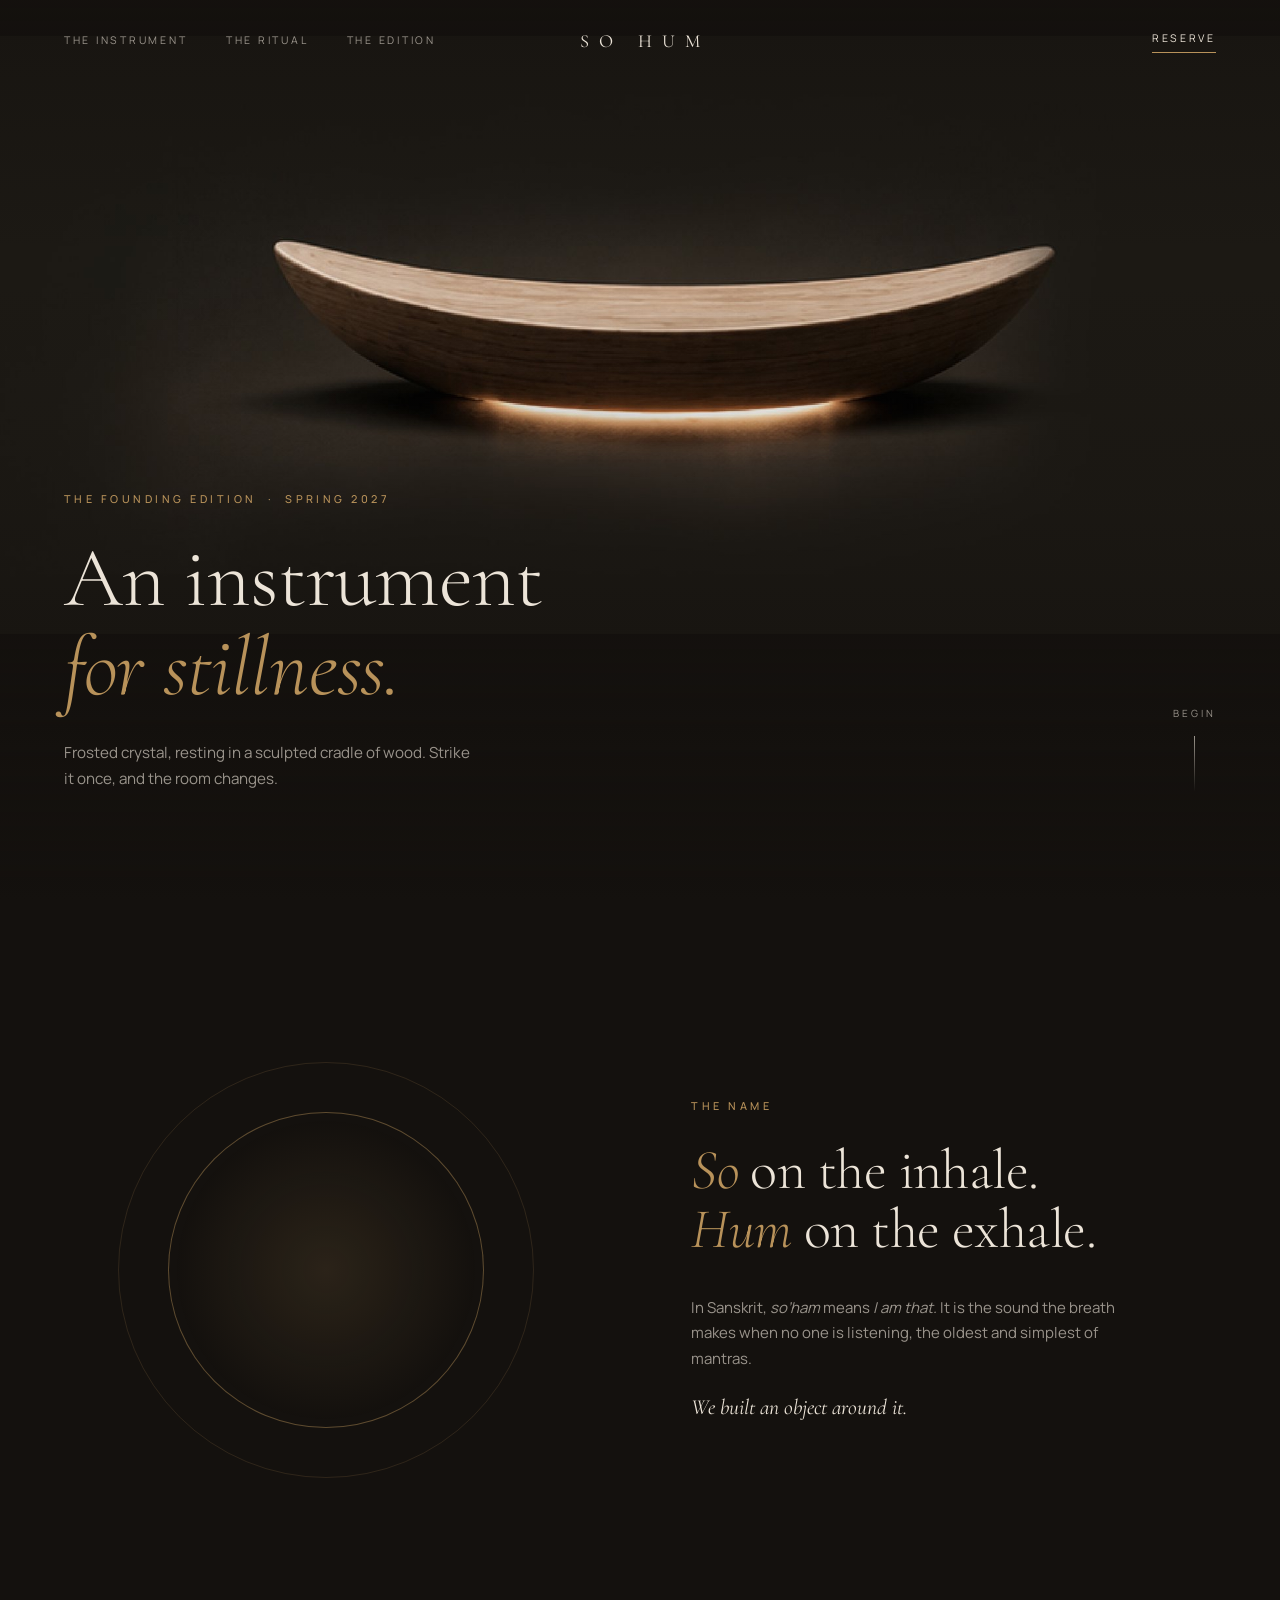
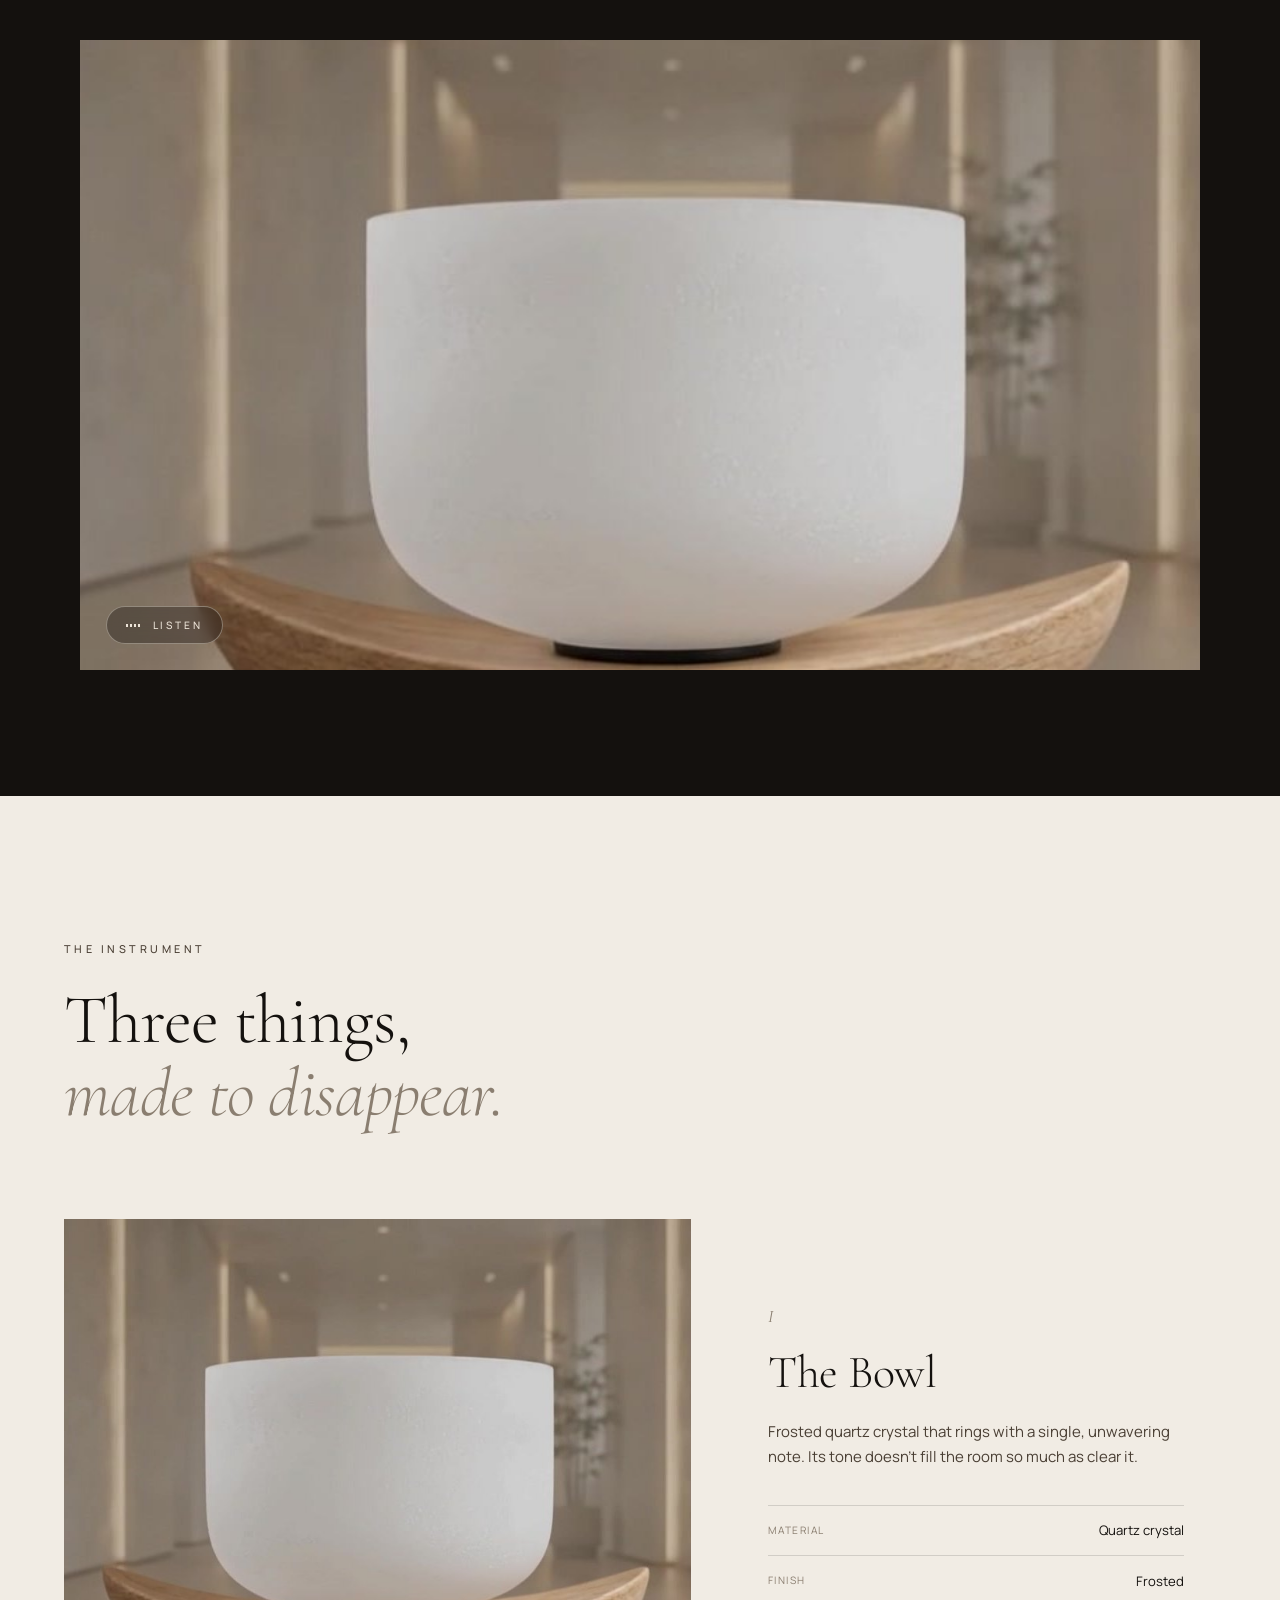
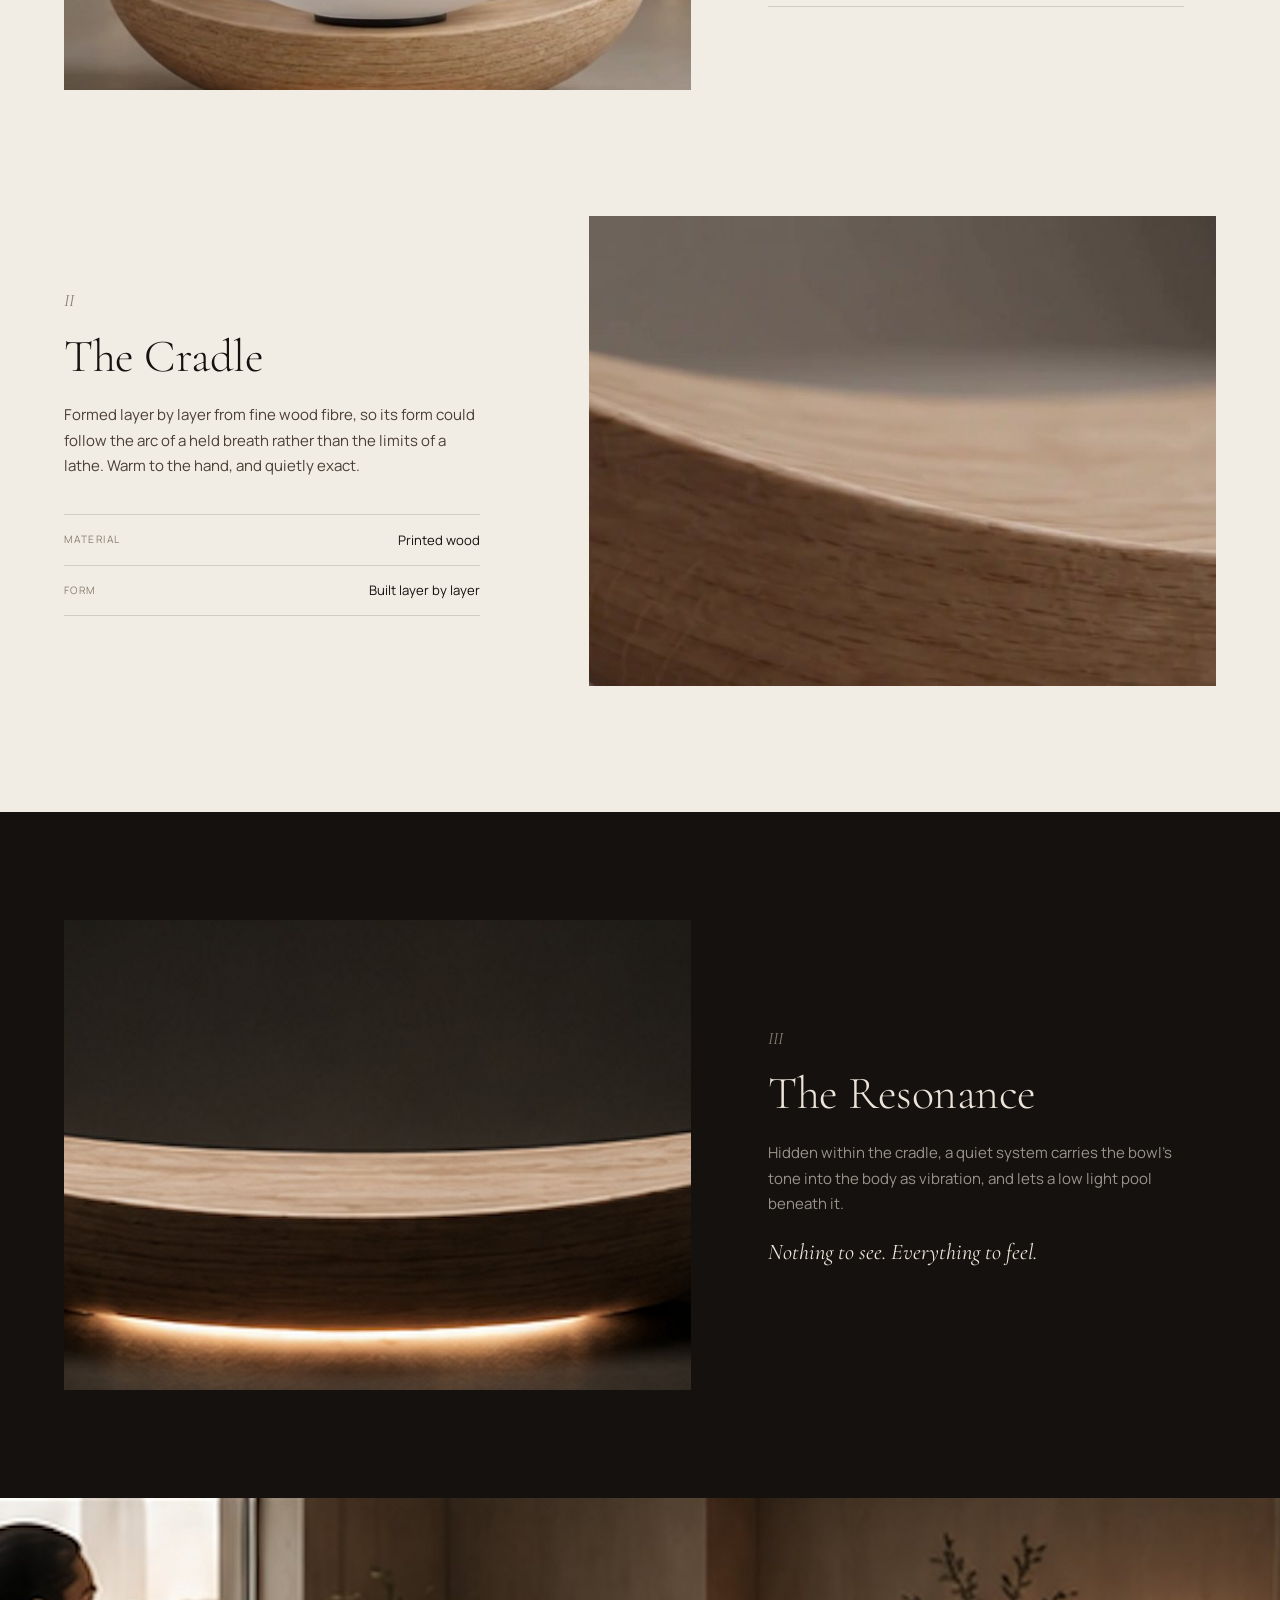
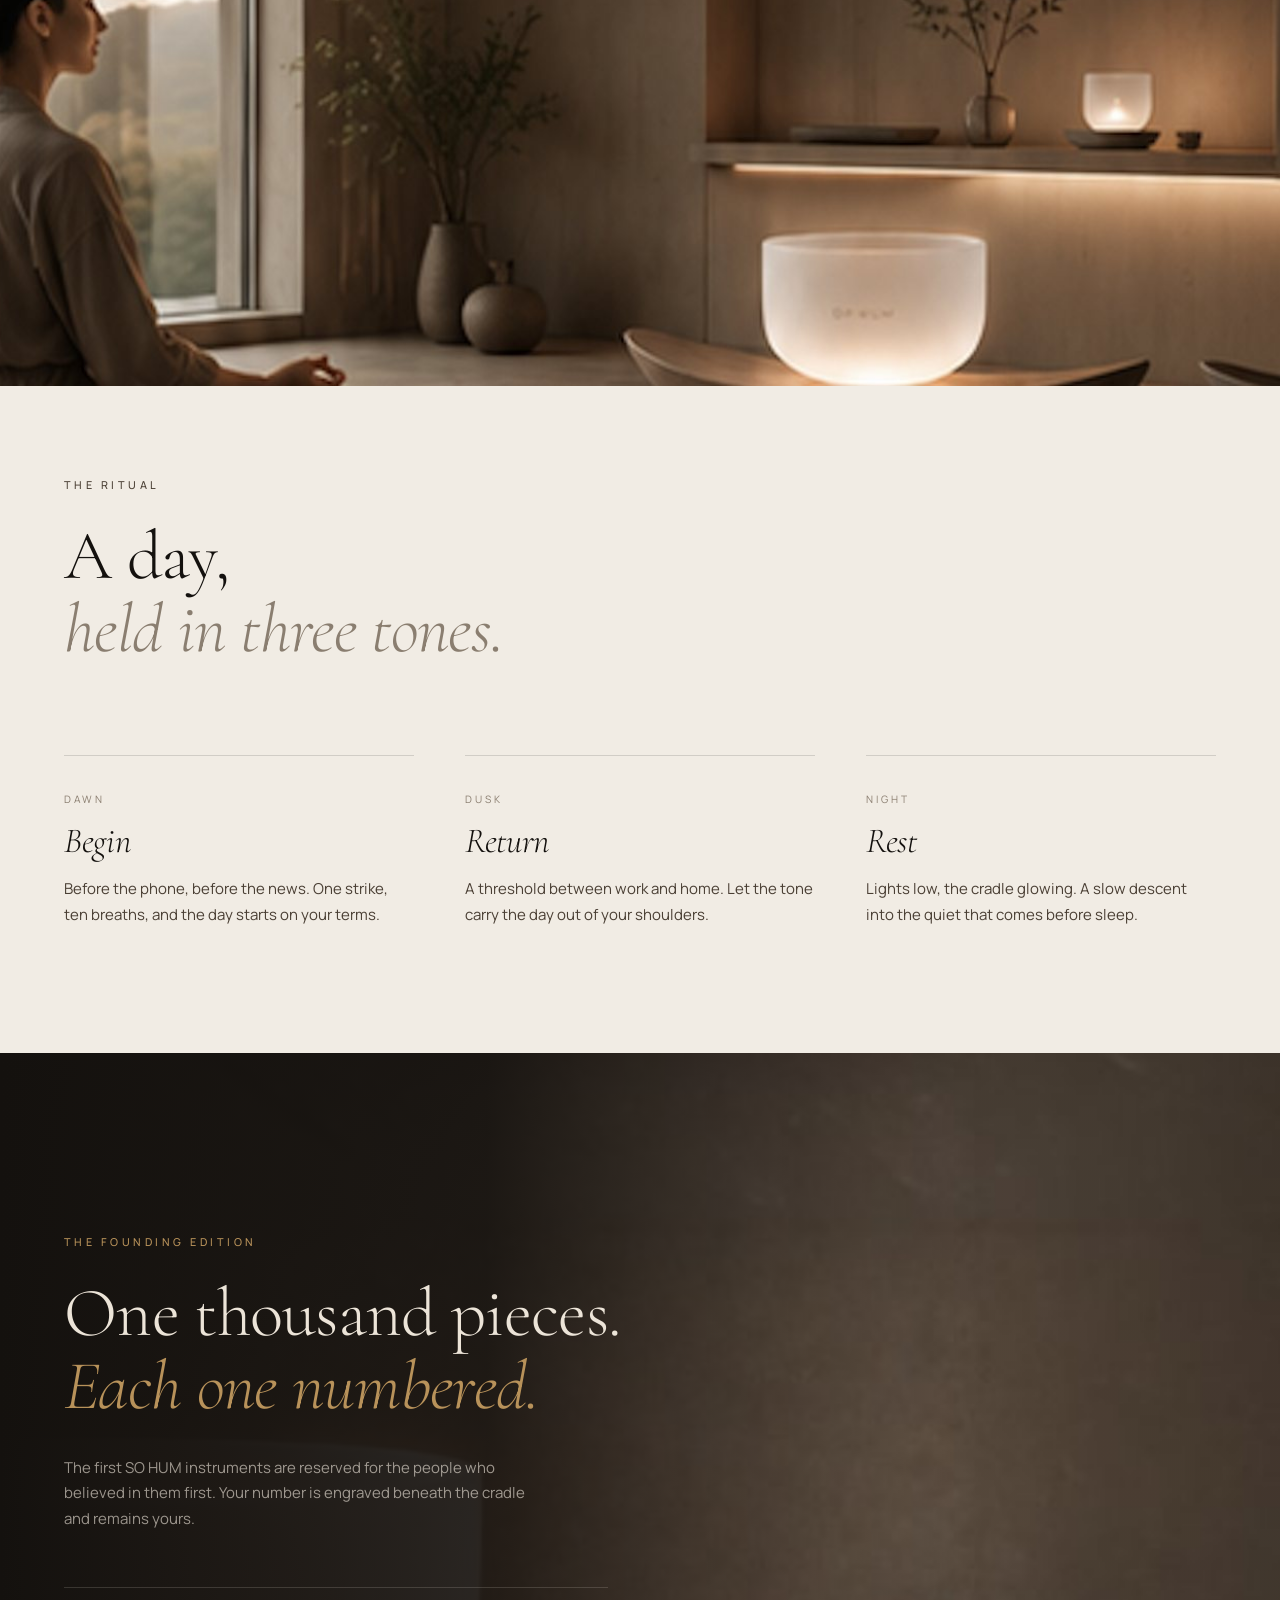
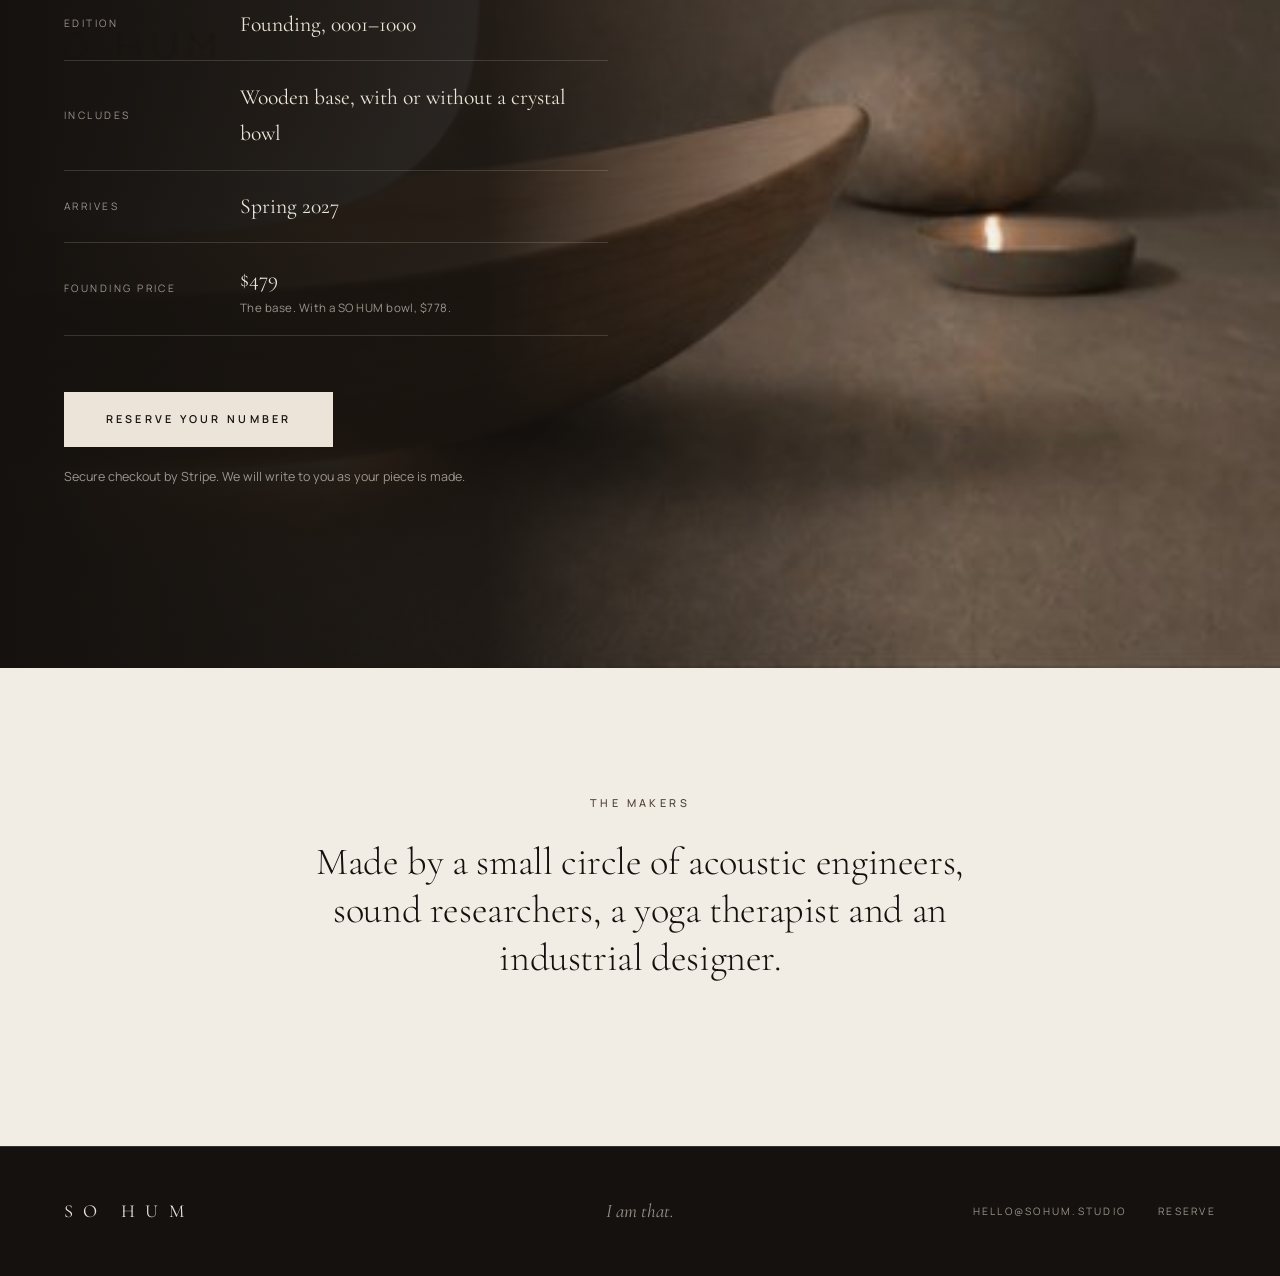
<file: index.html>
<!DOCTYPE html>
<html lang="en">
  <head>
    <meta charset="UTF-8" />
    <meta name="viewport" content="width=device-width, initial-scale=1.0" />
    <title>SO HUM — An Instrument for Stillness</title>
    <meta
      name="description"
      content="Frosted crystal resting in a sculpted wooden cradle. The SO HUM Founding Edition — one thousand numbered pieces, arriving Spring 2027."
    />
    <meta name="theme-color" content="#14110e" />
    <link rel="preconnect" href="https://fonts.googleapis.com" />
    <link rel="preconnect" href="https://fonts.gstatic.com" crossorigin />
    <link
      href="https://fonts.googleapis.com/css2?family=Cormorant+Garamond:ital,wght@0,300;0,400;0,500;1,300;1,400&family=Manrope:wght@400;500;600&display=swap"
      rel="stylesheet"
    />
    <link rel="stylesheet" href="/home.css" />
  </head>
  <body>
    <header class="nav" id="nav">
      <nav class="nav-links" aria-label="Primary">
        <a href="#instrument">The Instrument</a>
        <a href="#ritual">The Ritual</a>
        <a href="#edition">The Edition</a>
      </nav>
      <a href="#top" class="wordmark" aria-label="SO HUM home">SO&nbsp;HUM</a>
      <a class="nav-reserve" href="#edition" data-reserve>Reserve</a>
    </header>

    <main id="top">
      <!-- I. Arrival -->
      <section class="hero" aria-labelledby="hero-title">
        <div class="hero-media" aria-hidden="true"></div>
        <div class="hero-copy">
          <p class="kicker fade">The Founding Edition &nbsp;·&nbsp; Spring 2027</p>
          <h1 id="hero-title" class="fade">An instrument<br /><em>for stillness.</em></h1>
          <p class="hero-sub fade">
            Frosted crystal, resting in a sculpted cradle of wood.
            Strike it once, and the room changes.
          </p>
        </div>
        <a class="scroll-cue" href="#meaning" aria-label="Begin">
          <span>Begin</span>
          <i aria-hidden="true"></i>
        </a>
      </section>

      <!-- II. The name -->
      <section class="meaning" id="meaning" aria-labelledby="meaning-title">
        <div class="breath" aria-hidden="true">
          <div class="breath-ring"></div>
          <div class="breath-ring breath-ring--2"></div>
          <span class="breath-word breath-word--in">so</span>
          <span class="breath-word breath-word--out">hum</span>
        </div>
        <div class="meaning-copy reveal">
          <p class="kicker">The name</p>
          <h2 id="meaning-title">
            <em>So</em> on the inhale.<br /><em>Hum</em> on the exhale.
          </h2>
          <p>
            In Sanskrit, <em>so’ham</em> means <em>I am that.</em> It is the sound the breath
            makes when no one is listening, the oldest and simplest of mantras.
          </p>
          <p>We built an object around it.</p>
        </div>
      </section>

      <!-- III. The film -->
      <section class="film" aria-label="The SO HUM film">
        <div class="film-frame">
          <video id="film" autoplay muted loop playsinline preload="metadata" poster="/assets/concept/bowl.jpg">
            <source src="/assets/video-1184640254727251.mp4" type="video/mp4" />
          </video>
        </div>
        <button class="listen" id="listen" type="button" aria-pressed="false">
          <span class="listen-bars" aria-hidden="true"><i></i><i></i><i></i><i></i></span>
          <span class="listen-label">Listen</span>
        </button>
      </section>

      <!-- IV. The instrument -->
      <section class="instrument" id="instrument" aria-labelledby="instrument-title">
        <header class="section-head reveal">
          <p class="kicker">The Instrument</p>
          <h2 id="instrument-title">Three things,<br /><em>made to disappear.</em></h2>
        </header>

        <article class="chapter reveal">
          <figure class="chapter-media">
            <img src="/assets/concept/bowl.jpg" alt="Frosted crystal singing bowl resting on a wooden cradle" loading="lazy" />
          </figure>
          <div class="chapter-copy">
            <span class="numeral">I</span>
            <h3>The Bowl</h3>
            <p>
              Frosted quartz crystal that rings with a single, unwavering note.
              Its tone doesn’t fill the room so much as clear it.
            </p>
            <dl class="specs">
              <div><dt>Material</dt><dd>Quartz crystal</dd></div>
              <div><dt>Finish</dt><dd>Frosted</dd></div>
            </dl>
          </div>
        </article>

        <article class="chapter chapter--flip reveal">
          <figure class="chapter-media">
            <img src="/assets/concept/grain.jpg" alt="Close detail of the wooden cradle's curved edge" loading="lazy" />
          </figure>
          <div class="chapter-copy">
            <span class="numeral">II</span>
            <h3>The Cradle</h3>
            <p>
              Formed layer by layer from fine wood fibre, so its form could follow
              the arc of a held breath rather than the limits of a lathe.
              Warm to the hand, and quietly exact.
            </p>
            <dl class="specs">
              <div><dt>Material</dt><dd>Printed wood</dd></div>
              <div><dt>Form</dt><dd>Built layer by layer</dd></div>
            </dl>
          </div>
        </article>

        <article class="chapter chapter--dark reveal">
          <figure class="chapter-media">
            <img src="/assets/concept/cradle.jpg" alt="The wooden cradle in darkness with a soft light pooling beneath it" loading="lazy" />
          </figure>
          <div class="chapter-copy">
            <span class="numeral">III</span>
            <h3>The Resonance</h3>
            <p>
              Hidden within the cradle, a quiet system carries the bowl’s tone into the body as
              vibration, and lets a low light pool beneath it.
            </p>
            <p class="aside">Nothing to see. Everything to feel.</p>
          </div>
        </article>
      </section>

      <!-- V. The ritual -->
      <section class="ritual" id="ritual" aria-labelledby="ritual-title">
        <figure class="ritual-media reveal">
          <img src="/assets/concept/sanctuary.jpg" alt="A woman sits in meditation beside SO HUM in a calm, sunlit room" loading="lazy" />
        </figure>
        <header class="section-head reveal">
          <p class="kicker">The Ritual</p>
          <h2 id="ritual-title">A day,<br /><em>held in three tones.</em></h2>
        </header>
        <ol class="hours">
          <li class="reveal">
            <span class="hour">Dawn</span>
            <h3>Begin</h3>
            <p>Before the phone, before the news. One strike, ten breaths, and the day starts on your terms.</p>
          </li>
          <li class="reveal">
            <span class="hour">Dusk</span>
            <h3>Return</h3>
            <p>A threshold between work and home. Let the tone carry the day out of your shoulders.</p>
          </li>
          <li class="reveal">
            <span class="hour">Night</span>
            <h3>Rest</h3>
            <p>Lights low, the cradle glowing. A slow descent into the quiet that comes before sleep.</p>
          </li>
        </ol>
      </section>

      <!-- VII. The edition -->
      <section class="edition" id="edition" aria-labelledby="edition-title">
        <div class="edition-media" aria-hidden="true"></div>
        <div class="edition-inner">
          <header class="reveal">
            <p class="kicker">The Founding Edition</p>
            <h2 id="edition-title">One thousand pieces.<br /><em>Each one numbered.</em></h2>
            <p class="edition-lede">
              The first SO HUM instruments are reserved for the people who believed in them first.
              Your number is engraved beneath the cradle and remains yours.
            </p>
          </header>

          <dl class="ledger reveal">
            <div><dt>Edition</dt><dd>Founding, 0001–1000</dd></div>
            <div><dt>Includes</dt><dd>Wooden base, with or without a crystal bowl</dd></div>
            <div><dt>Arrives</dt><dd>Spring 2027</dd></div>
            <div><dt>Founding price</dt><dd>$479 <small>The base. With a SO HUM bowl, $778.</small></dd></div>
          </dl>

          <div class="edition-cta reveal">
            <a class="reserve" href="https://book.stripe.com/8x23cwetEdEQ4mKaBl9bO00" data-reserve>Reserve your number</a>
            <p class="edition-note">Secure checkout by Stripe. We will write to you as your piece is made.</p>
          </div>
        </div>
      </section>

      <!-- VIII. The makers -->
      <section class="makers reveal" aria-labelledby="makers-title">
        <p class="kicker">The Makers</p>
        <h2 id="makers-title">Made by a small circle of acoustic engineers, sound researchers, a yoga therapist and an industrial designer.</h2>
      </section>
    </main>

    <footer class="foot">
      <a href="#top" class="wordmark">SO&nbsp;HUM</a>
      <p class="foot-line"><em>I am that.</em></p>
      <nav aria-label="Footer">
        <a href="mailto:hello@sohum.studio">hello@sohum.studio</a>
        <a href="#edition">Reserve</a>
      </nav>
    </footer>

    <dialog class="chooser" id="chooser" aria-labelledby="chooser-title">
      <form method="dialog" class="chooser-inner">
        <button class="chooser-close" type="submit" value="cancel" aria-label="Close">&times;</button>
        <p class="kicker">The Founding Edition</p>
        <h2 id="chooser-title">Choose <em>your instrument.</em></h2>

        <fieldset class="chooser-options">
          <legend class="visually-hidden">Choose what to reserve</legend>
          <label class="chooser-option">
            <input type="radio" name="edition" value="baseBowl" checked />
            <span class="chooser-option-body">
              <span class="chooser-option-name">The Base &amp; Bowl</span>
              <span class="chooser-option-note">The sculpted base with a SO HUM frosted crystal bowl, ready from the first strike.</span>
              <span class="chooser-option-soon" hidden>Available soon</span>
            </span>
            <span class="chooser-option-price">$778</span>
          </label>
          <label class="chooser-option">
            <input type="radio" name="edition" value="base" />
            <span class="chooser-option-body">
              <span class="chooser-option-name">The Base</span>
              <span class="chooser-option-note">The sculpted base and its hidden resonance system. Rest any crystal bowl on it, including one you already own.</span>
              <span class="chooser-option-soon" hidden>Available soon</span>
            </span>
            <span class="chooser-option-price">$479</span>
          </label>
        </fieldset>

        <p class="chooser-note">Founding price. Numbered 0001–1000. Arrives Spring 2027.</p>
        <button class="reserve chooser-continue" type="button" id="chooser-continue">Continue to checkout</button>
        <p class="edition-note">Secure checkout by Stripe.</p>
      </form>
    </dialog>

    <script src="/home.js"></script>
  </body>
</html>
</file>
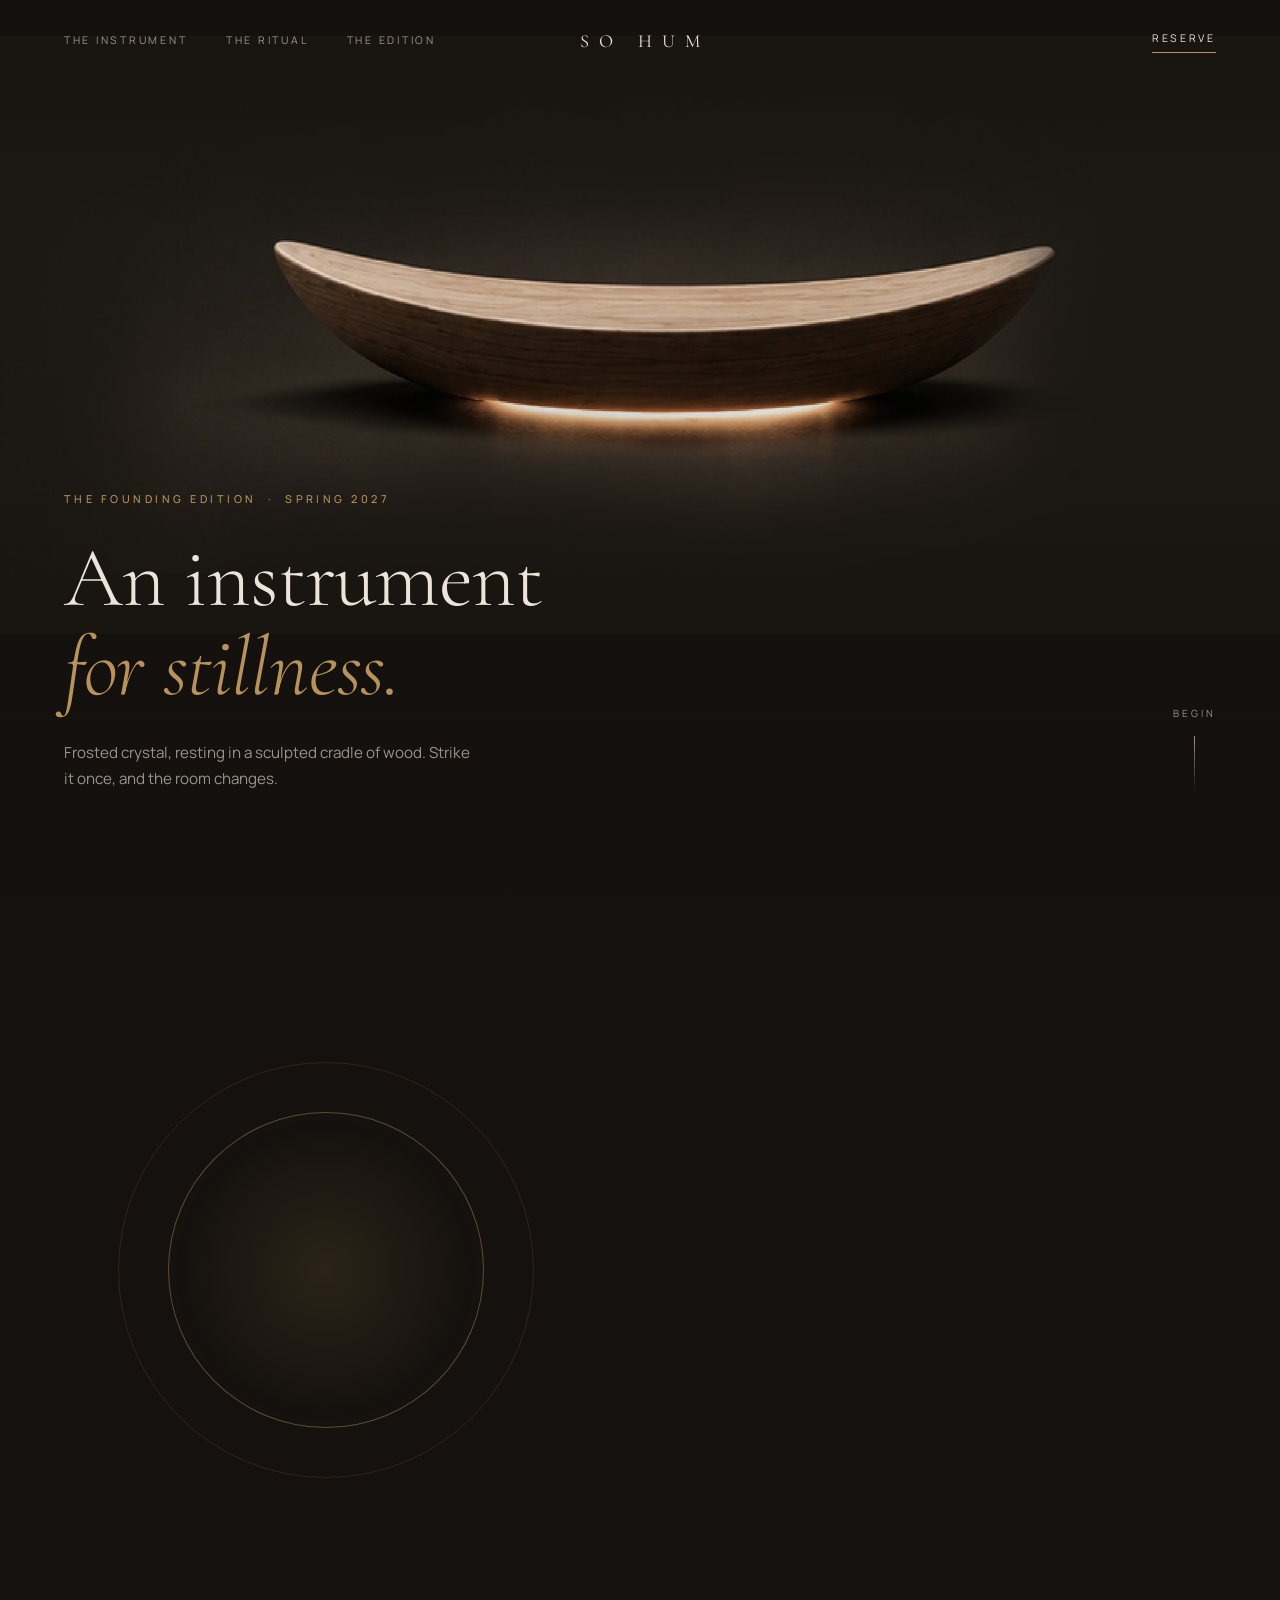
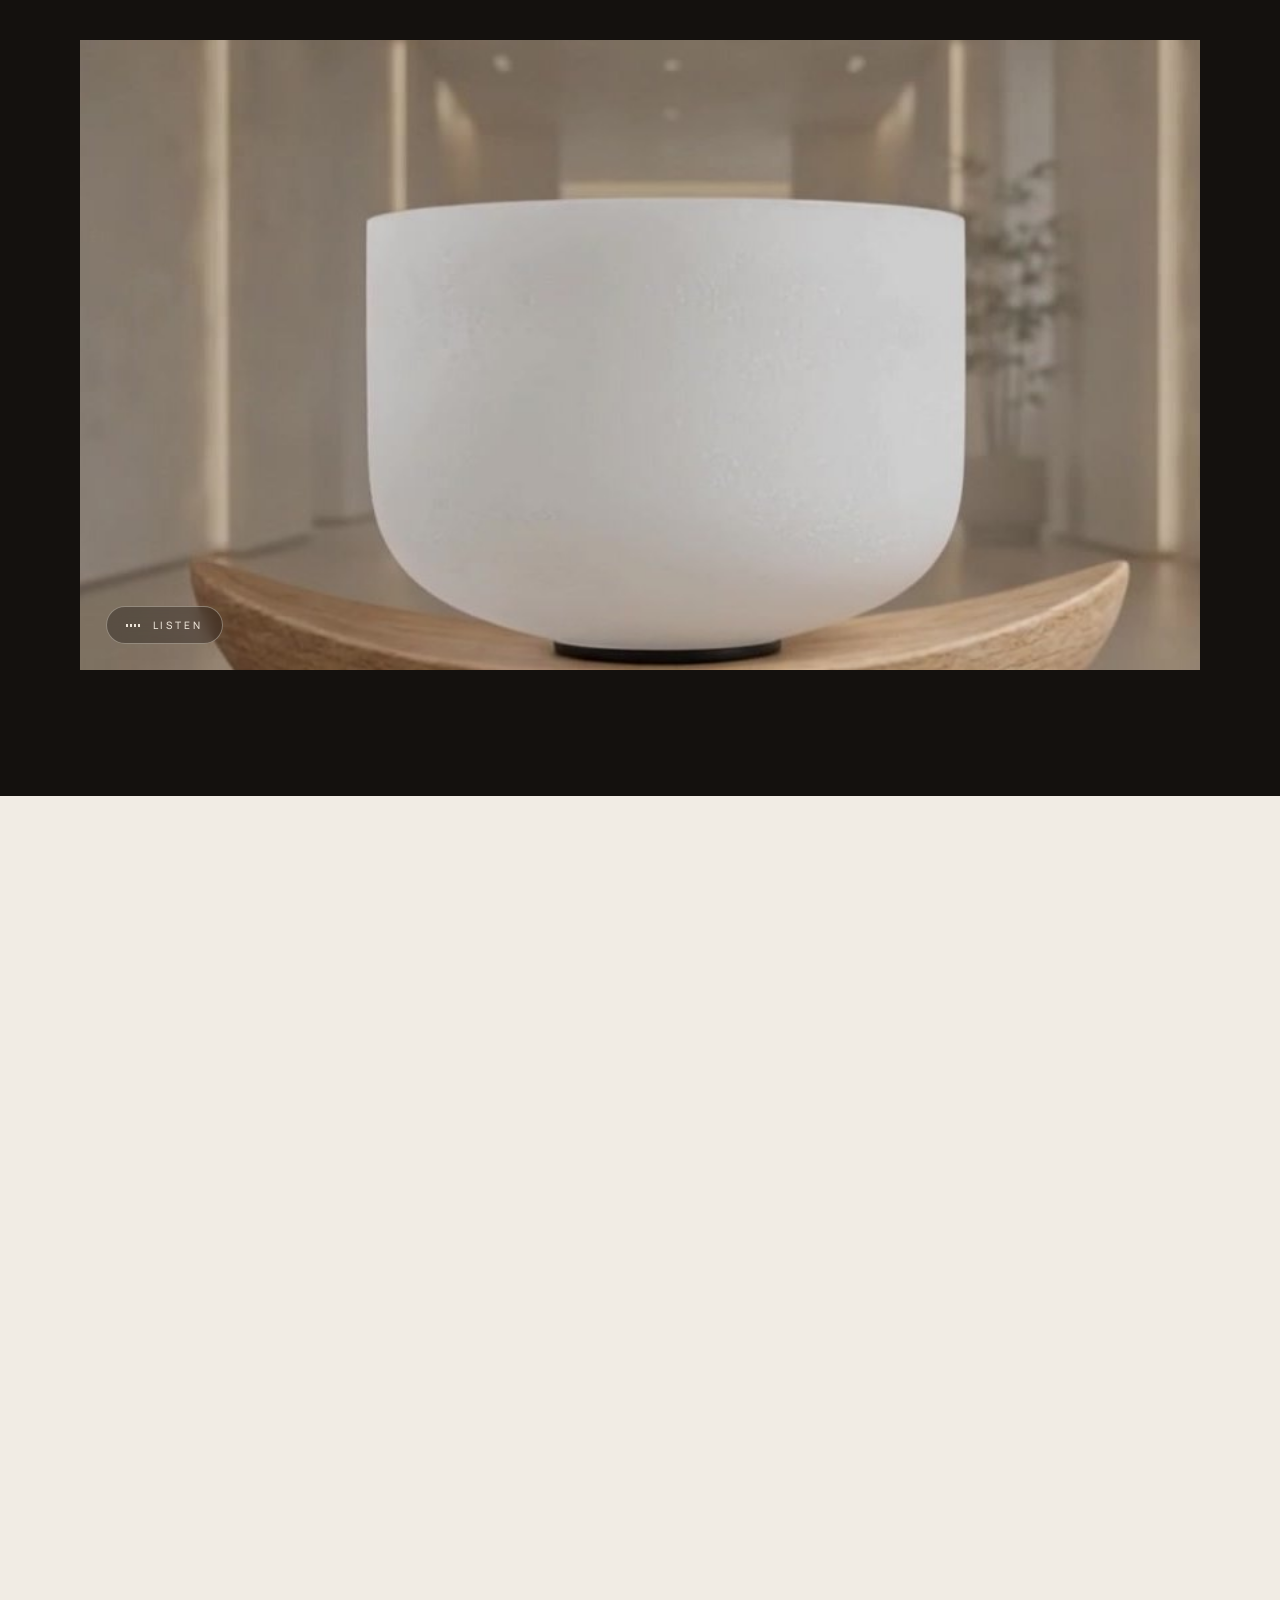
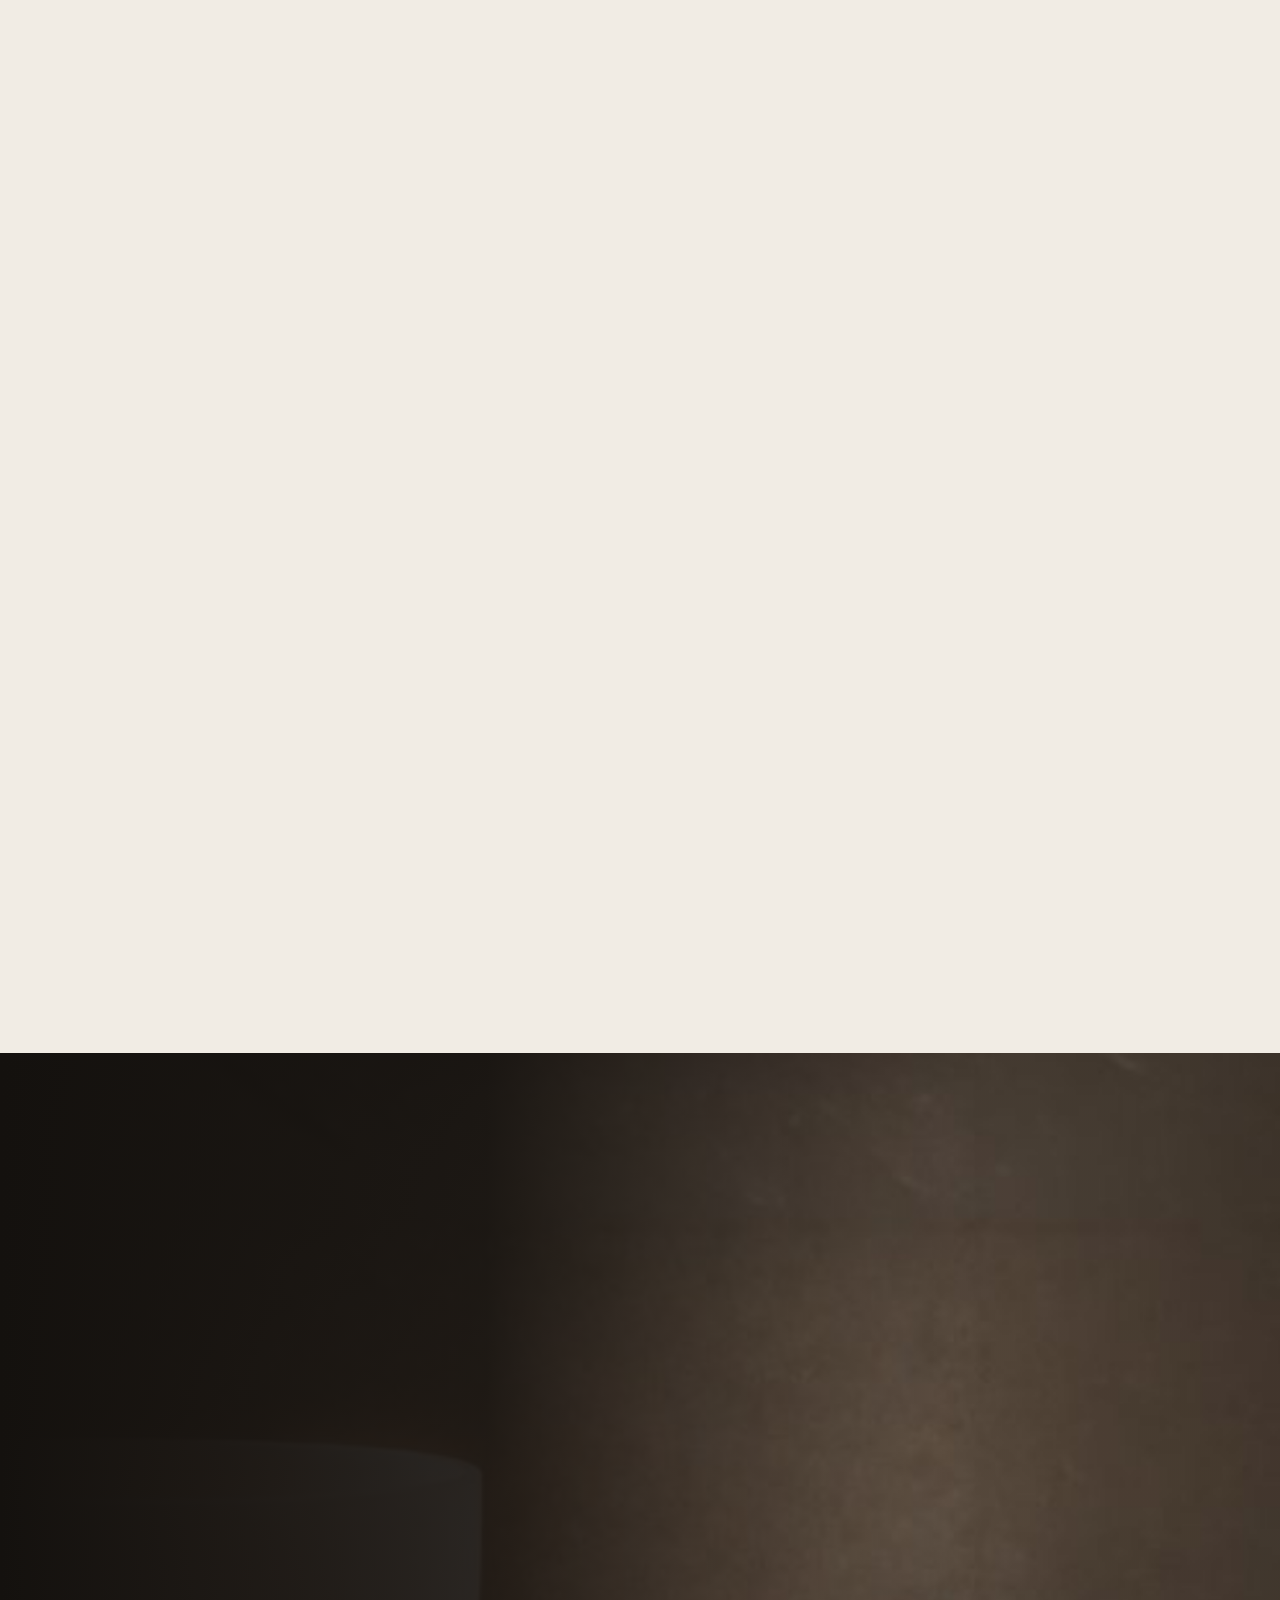
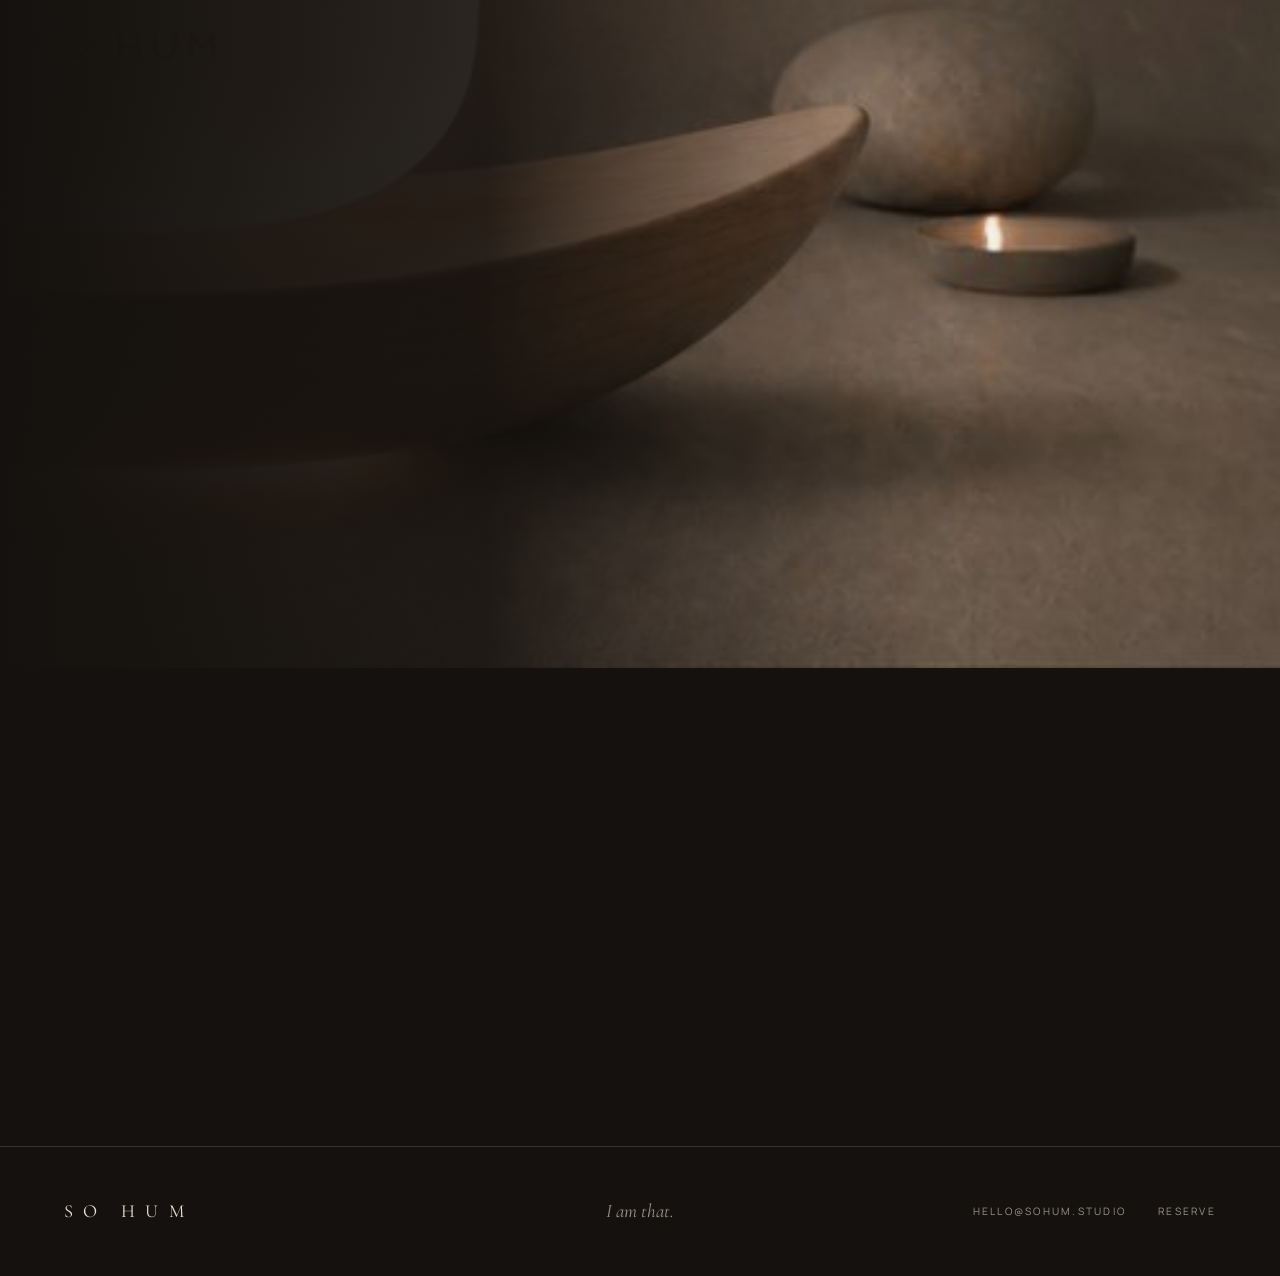
<file: concept/index.html>
<!DOCTYPE html>
<html lang="en">
  <head>
    <meta charset="UTF-8" />
    <title>SO HUM</title>
    <link rel="canonical" href="/" />
    <meta http-equiv="refresh" content="0; url=/" />
  </head>
  <body>
    <a href="/">SO HUM</a>
  </body>
</html>
</file>
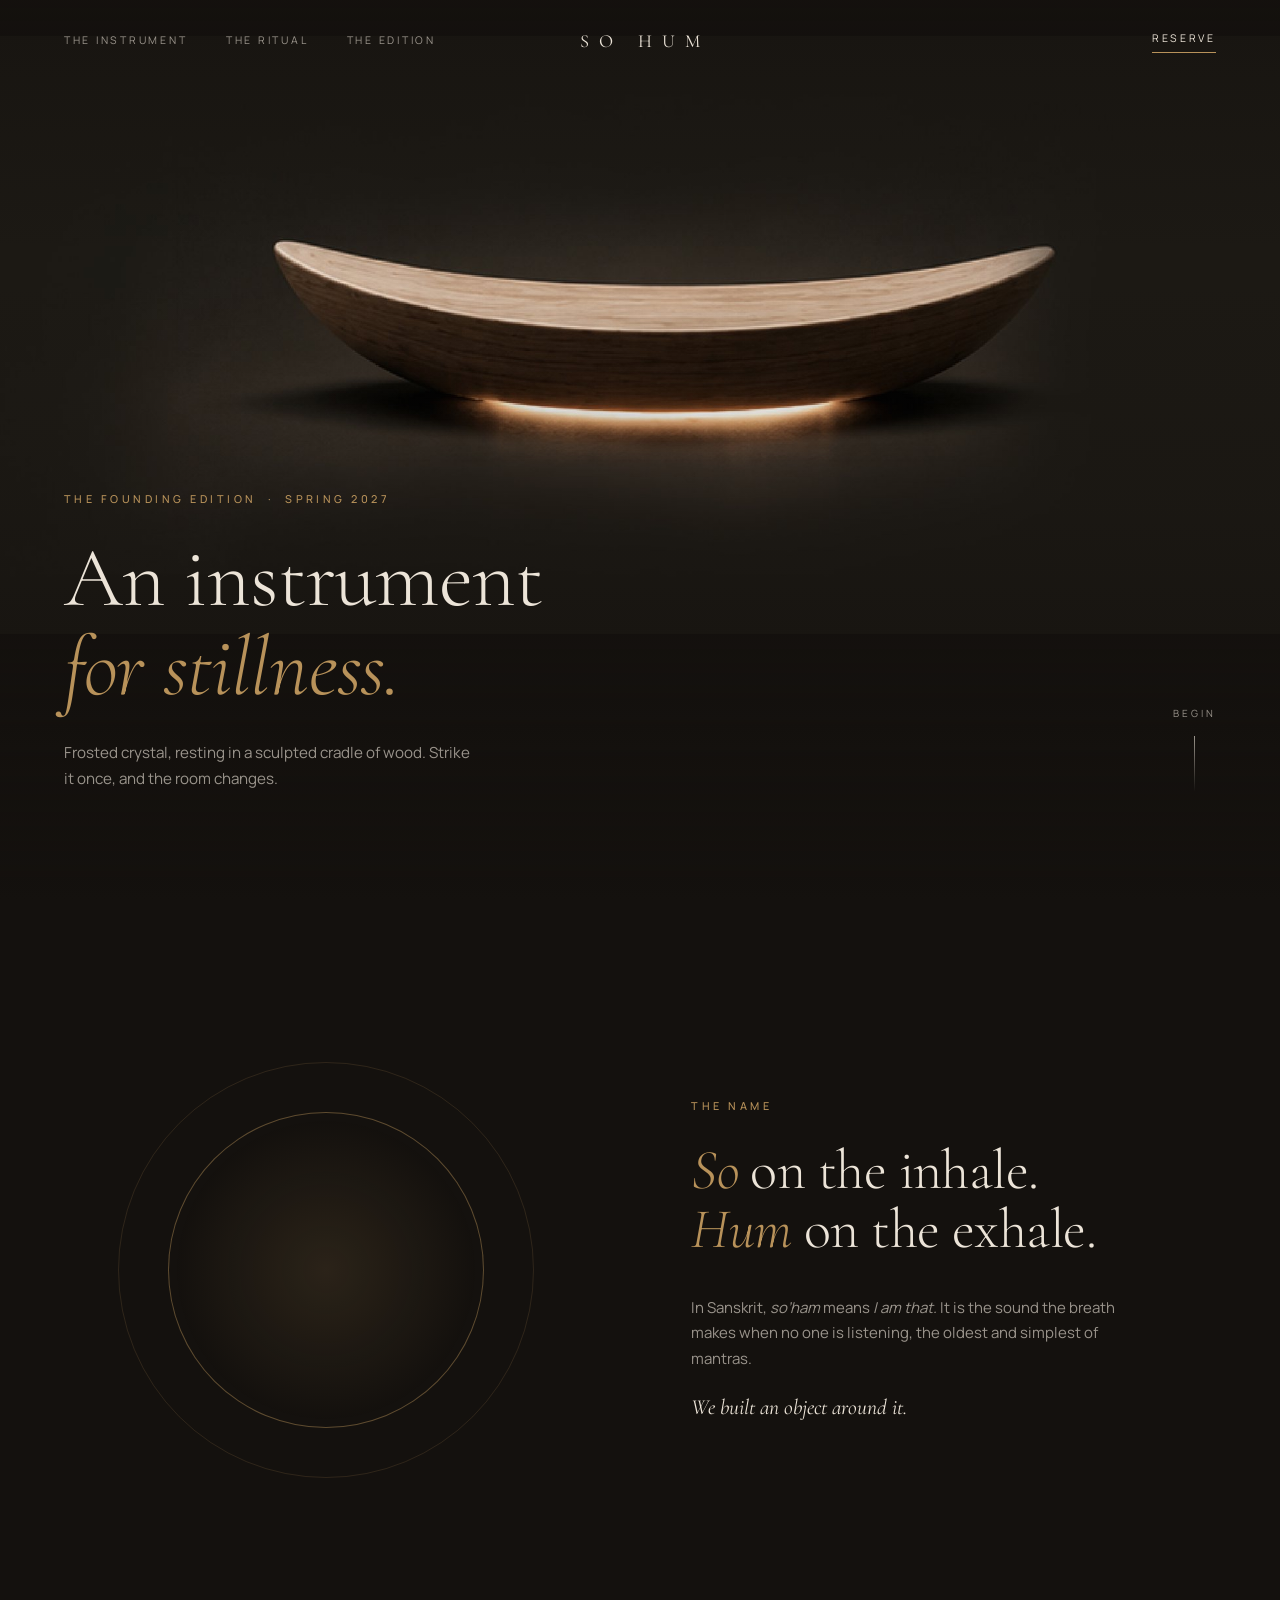
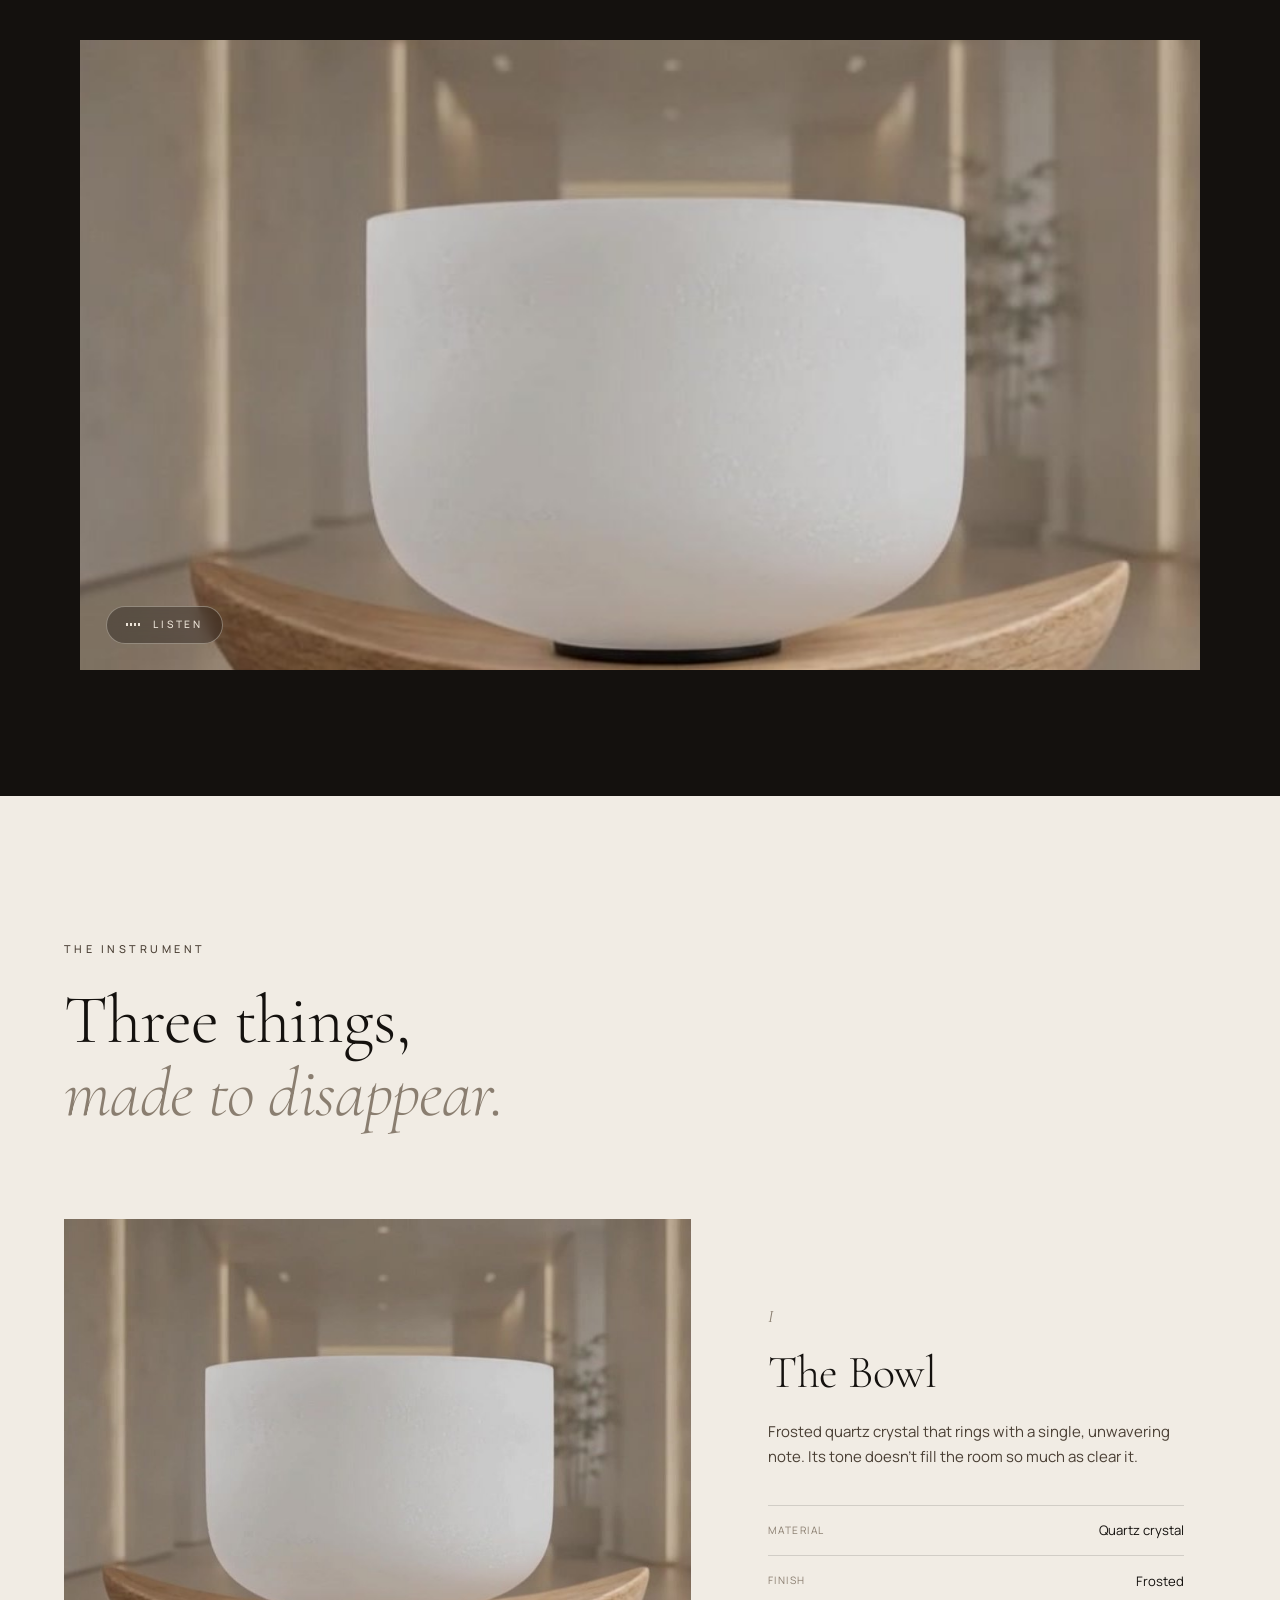
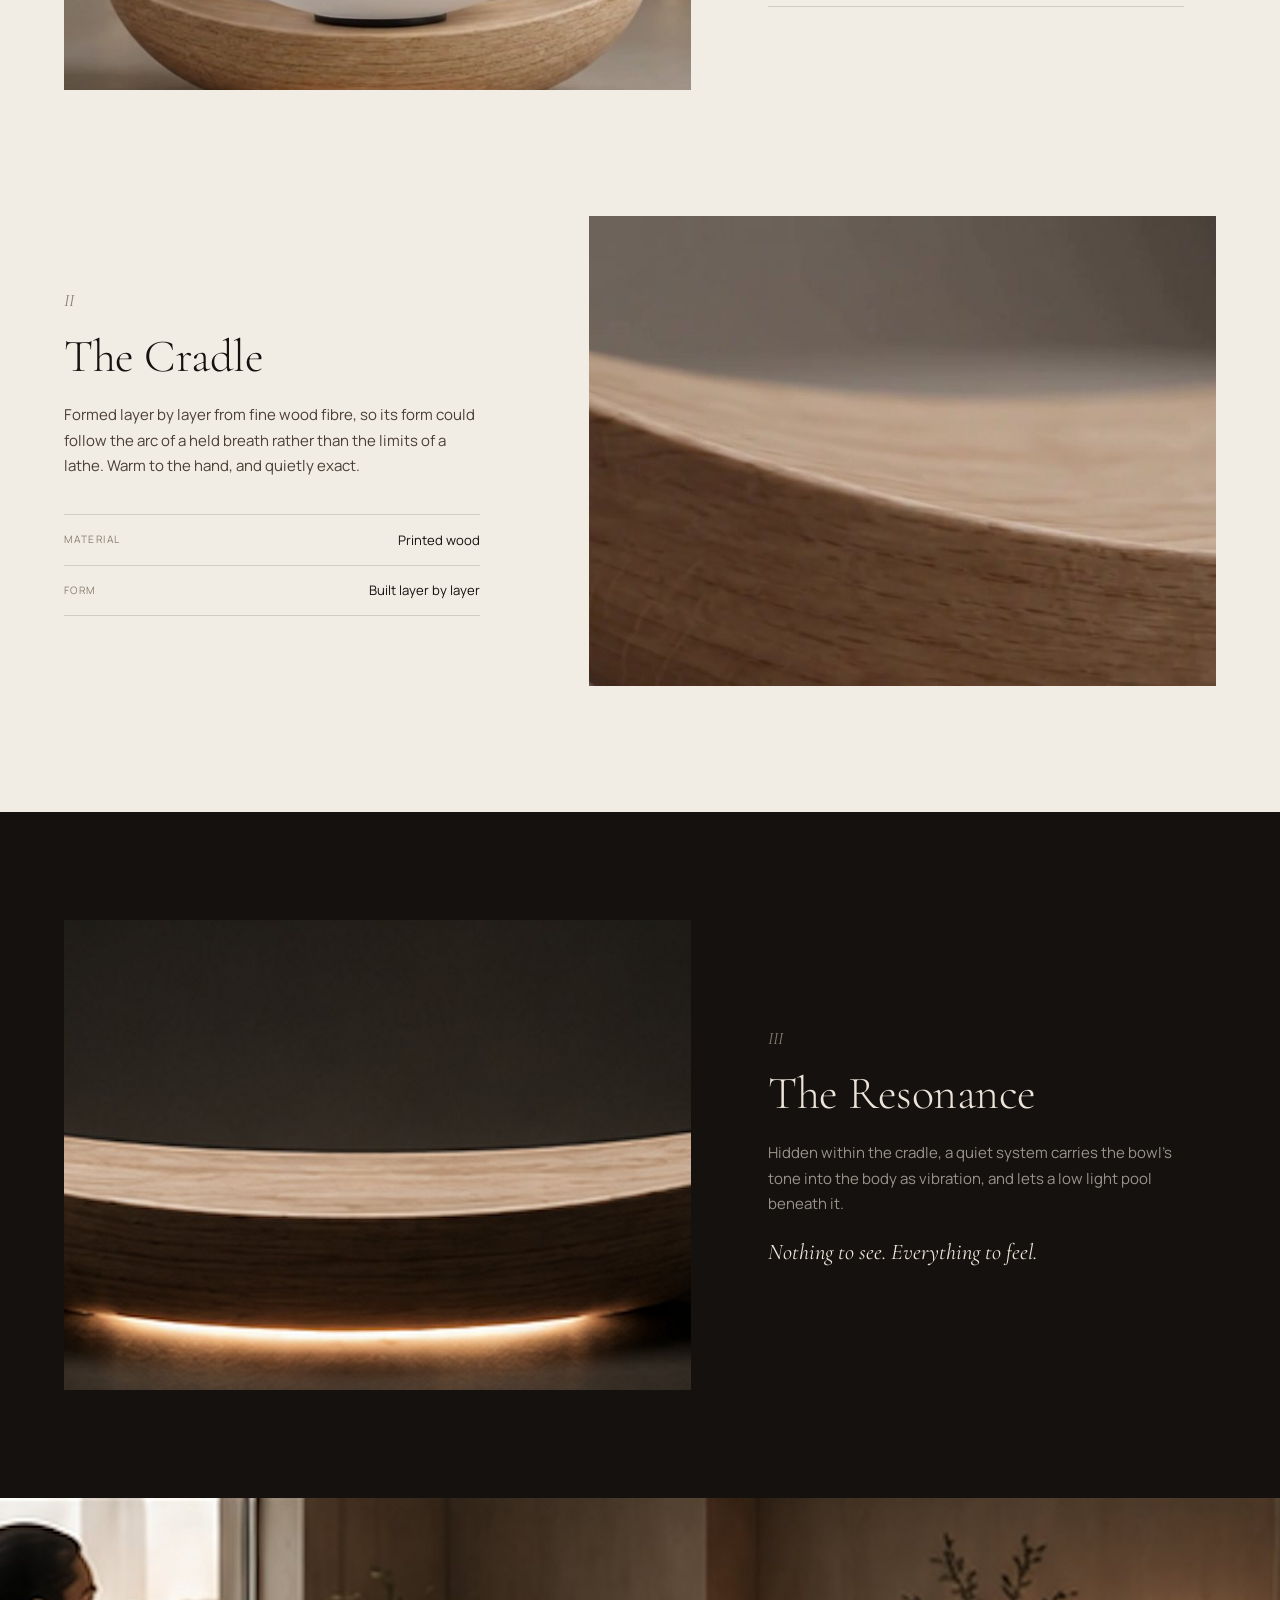
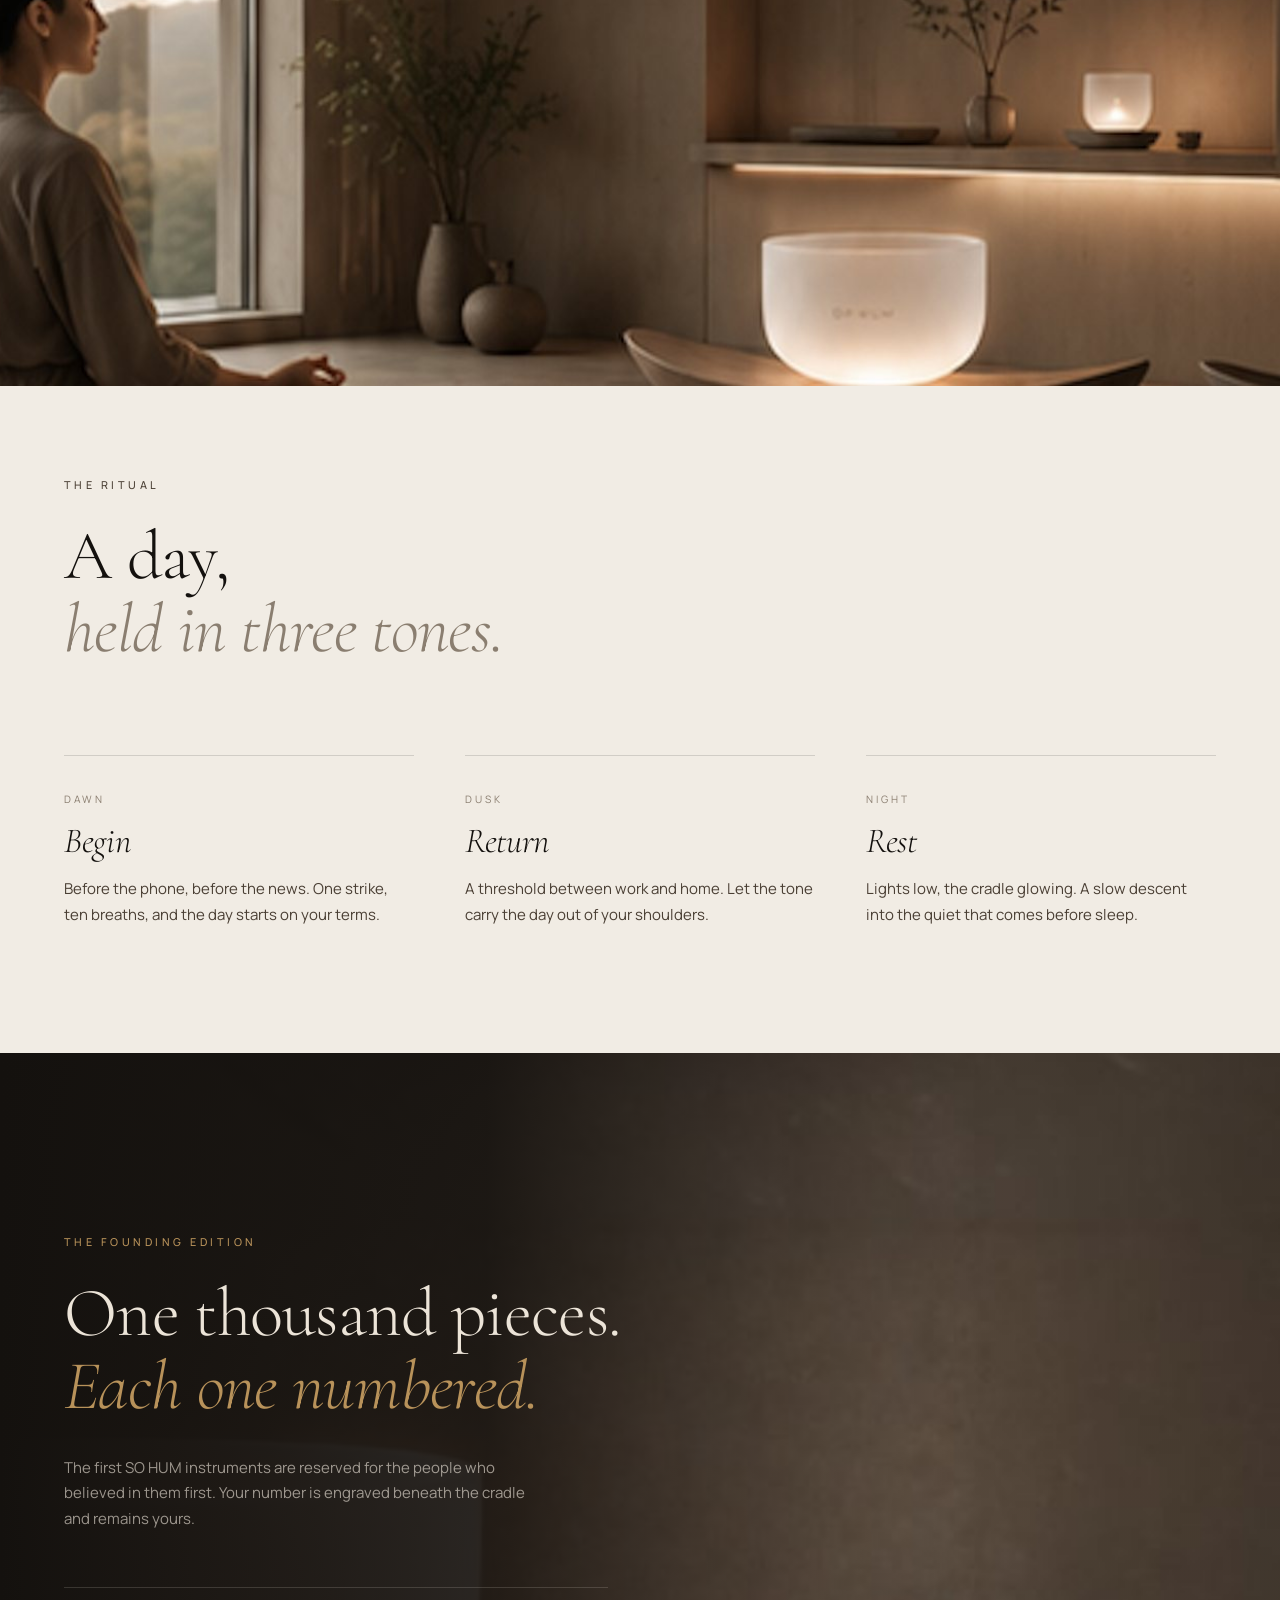
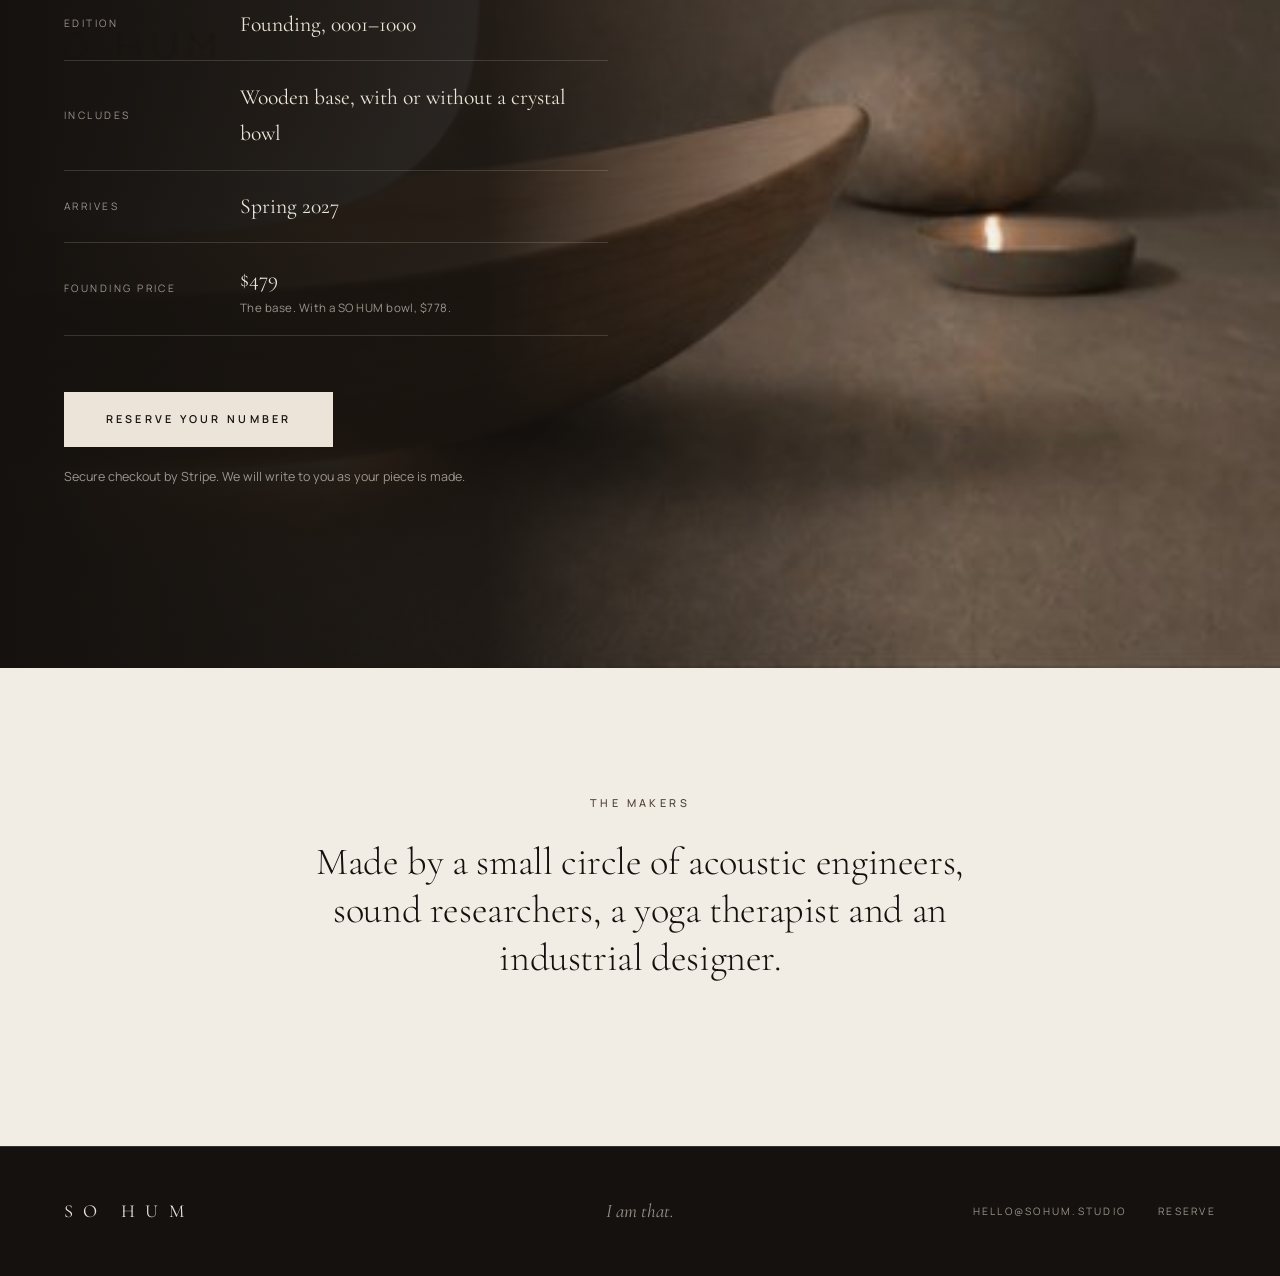
<file: founding.html>
<!DOCTYPE html>
<html lang="en">
  <head>
    <meta charset="UTF-8" />
    <meta name="viewport" content="width=device-width, initial-scale=1.0" />
    <title>A Founding Member of SO HUM</title>
    <meta
      name="description"
      content="One of the first thousand people helping bring SO HUM, an instrument for stillness, into the world."
    />
    <meta name="robots" content="noindex" />
    <meta property="og:title" content="A Founding Member of SO HUM" />
    <meta
      property="og:description"
      content="One of the first thousand people helping bring SO HUM, an instrument for stillness, into the world."
    />
    <meta property="og:image" content="https://sohum.studio/assets/concept/hero.jpg" />
    <meta property="og:type" content="website" />
    <meta property="og:site_name" content="SO HUM" />
    <meta name="twitter:card" content="summary_large_image" />
    <meta name="twitter:title" content="A Founding Member of SO HUM" />
    <meta name="twitter:image" content="https://sohum.studio/assets/concept/hero.jpg" />
    <meta name="theme-color" content="#14110e" />
    <link rel="preconnect" href="https://fonts.googleapis.com" />
    <link rel="preconnect" href="https://fonts.gstatic.com" crossorigin />
    <link
      href="https://fonts.googleapis.com/css2?family=Cormorant+Garamond:ital,wght@0,300;0,400;0,500;1,300;1,400&family=Manrope:wght@400;500;600&display=swap"
      rel="stylesheet"
    />
    <link rel="stylesheet" href="/home.css" />
  </head>
  <body class="is-loading">
    <header class="nav" id="nav">
      <nav class="nav-links" aria-label="Primary">
        <a href="/#instrument">The Instrument</a>
        <a href="/#ritual">The Ritual</a>
      </nav>
      <a href="/" class="wordmark" aria-label="SO HUM home">SO&nbsp;HUM</a>
      <a class="nav-reserve" href="#certificate-section">Certificate</a>
    </header>

    <main id="top">
      <!-- The member -->
      <section class="hero hero--page member" aria-labelledby="founding-hero-heading">
        <div class="hero-copy">
          <p class="kicker fade">Founding Member</p>
          <h1 id="founding-hero-heading" class="fade">
            <span data-member="displayName">Founding Member</span>
            <em>is helping bring SO&nbsp;HUM into the world.</em>
          </h1>
          <p class="hero-sub fade">
            Joined the founding circle on <span data-member="joinedDate">—</span>.
            <span data-owner-only>Pre-order <span data-member="preorderStatus">Confirmed</span>.</span>
          </p>
          <div class="member-actions fade" data-owner-only>
            <button class="reserve" type="button" data-action="share">Share my founding page</button>
            <button class="text-link" type="button" data-action="view-certificate">View certificate</button>
          </div>
          <div class="member-actions fade" data-public-only hidden>
            <a class="reserve" href="/#edition">Reserve your number</a>
            <button class="text-link" type="button" data-action="view-certificate">View certificate</button>
          </div>
        </div>
        <p class="member-number fade" aria-label="Founding member number">
          <span>No.</span><span data-member="id">—</span>
        </p>
      </section>

      <!-- The certificate -->
      <section class="certificate-wrap" id="certificate-section" aria-labelledby="certificate-title">
        <h2 id="certificate-title" class="visually-hidden">Your founding certificate</h2>
        <article class="certificate reveal" aria-label="Founding certificate">
          <p class="wordmark certificate-mark">SO&nbsp;HUM</p>
          <p class="certificate-lead">This certifies that</p>
          <p class="certificate-name" data-member="displayName">Founding Member</p>
          <p class="certificate-body">
            is Founding Member No.&nbsp;<span data-member="id">—</span> of SO&nbsp;HUM, one of the
            first thousand people to help bring a new instrument for stillness into the world.
          </p>
          <div class="certificate-foot">
            <p><span>Joined</span><span data-member="joinedDate">—</span></p>
            <p><span>Signed</span><em>SO HUM Studio</em></p>
          </div>
        </article>
        <div class="certificate-actions reveal" data-owner-only>
          <button class="text-link" type="button" data-action="share-certificate">Copy certificate link</button>
          <button class="text-link" type="button" data-action="download-certificate">Download certificate</button>
        </div>
      </section>

      <!-- What you helped bring to life -->
      <section class="helped" aria-labelledby="creation-title">
        <header class="section-head reveal">
          <p class="kicker">What you helped bring to life</p>
          <h2 id="creation-title">Three things,<br /><em>made to disappear.</em></h2>
        </header>
        <ul class="helped-grid">
          <li class="reveal">
            <img src="/assets/concept/bowl.jpg" alt="Frosted crystal singing bowl resting on a wooden cradle" loading="lazy" />
            <h3>The Bowl</h3>
            <p>Frosted quartz crystal that rings with a single, unwavering note.</p>
          </li>
          <li class="reveal">
            <img src="/assets/concept/grain.jpg" alt="Close detail of the wooden cradle's curved edge" loading="lazy" />
            <h3>The Cradle</h3>
            <p>Formed layer by layer from fine wood fibre, in the arc of a held breath.</p>
          </li>
          <li class="reveal">
            <img src="/assets/concept/cradle.jpg" alt="The wooden cradle in darkness with a soft light pooling beneath it" loading="lazy" />
            <h3>The Resonance</h3>
            <p>Sound carried into the body as vibration, with a low light beneath.</p>
          </li>
        </ul>
      </section>

      <!-- Status -->
      <section class="member-status" aria-labelledby="status-title" data-owner-only>
        <div class="member-status-inner reveal">
          <div>
            <p class="kicker">Your pre-order</p>
            <h2 id="status-title">Your piece is<br /><em>being made.</em></h2>
          </div>
          <div>
            <dl class="ledger">
              <div><dt>Status</dt><dd data-member="preorderStatus">—</dd></div>
              <div><dt>Member number</dt><dd>No. <span data-member="id">—</span></dd></div>
              <div><dt>Arrives</dt><dd>Spring 2027</dd></div>
              <div><dt>Updates sent to</dt><dd data-member="emailMasked">—</dd></div>
            </dl>
            <p class="member-status-note">
              Questions about your pre-order? Write to
              <a href="mailto:hello@sohum.studio">hello@sohum.studio</a>.
            </p>
          </div>
        </div>
      </section>

      <!-- Share and the wall -->
      <section class="wall reveal" id="share-section" aria-labelledby="wall-title">
        <p class="kicker">The Founding Wall</p>
        <h2 id="wall-title">When the circle is complete,<br /><em>every name goes on the wall.</em></h2>
        <p class="wall-lede">
          Once the first thousand founding members join, we will open the Founding Wall, a shared
          place honouring the earliest supporters of SO&nbsp;HUM.
        </p>
        <div class="wall-meter">
          <p class="wall-progress-text">
            <span data-member="wallProgress">—</span> of <span data-member="wallGoal">1000</span> founding members
          </p>
          <div class="wall-progress" role="progressbar" aria-label="Founding members joined" aria-valuemin="0" aria-valuemax="1000" aria-valuenow="0">
            <span class="wall-progress-fill" style="width: 0%"></span>
          </div>
        </div>
        <a class="reserve" href="/#edition" data-public-only hidden>Reserve your number</a>
        <div class="wall-share" data-owner-only>
          <span>Share your page</span>
          <button class="text-link" type="button" data-action="share-linkedin">LinkedIn</button>
          <button class="text-link" type="button" data-action="share-x">X</button>
          <button class="text-link" type="button" data-action="copy-link">Copy link</button>
        </div>
      </section>
    </main>

    <section class="member-missing" id="member-missing" aria-labelledby="member-missing-title" hidden>
      <p class="kicker">Founding Member</p>
      <h1 id="member-missing-title">This page is<br /><em>still in the making.</em></h1>
      <p id="member-missing-message">We could not find this founding membership.</p>
      <p>If you have just reserved yours, write to <a href="mailto:hello@sohum.studio">hello@sohum.studio</a> and we will send your link.</p>
      <a class="text-link" href="/">Return home</a>
    </section>

    <footer class="foot">
      <a href="/" class="wordmark">SO&nbsp;HUM</a>
      <p class="foot-line"><em>I am that.</em></p>
      <nav aria-label="Footer">
        <a href="mailto:hello@sohum.studio">hello@sohum.studio</a>
        <a href="/">Home</a>
      </nav>
    </footer>

    <div class="copy-toast" id="copy-toast" role="status" aria-live="polite">Founding page link copied</div>

    <script src="/home.js"></script>
    <script src="/founding.js"></script>
  </body>
</html>
</file>
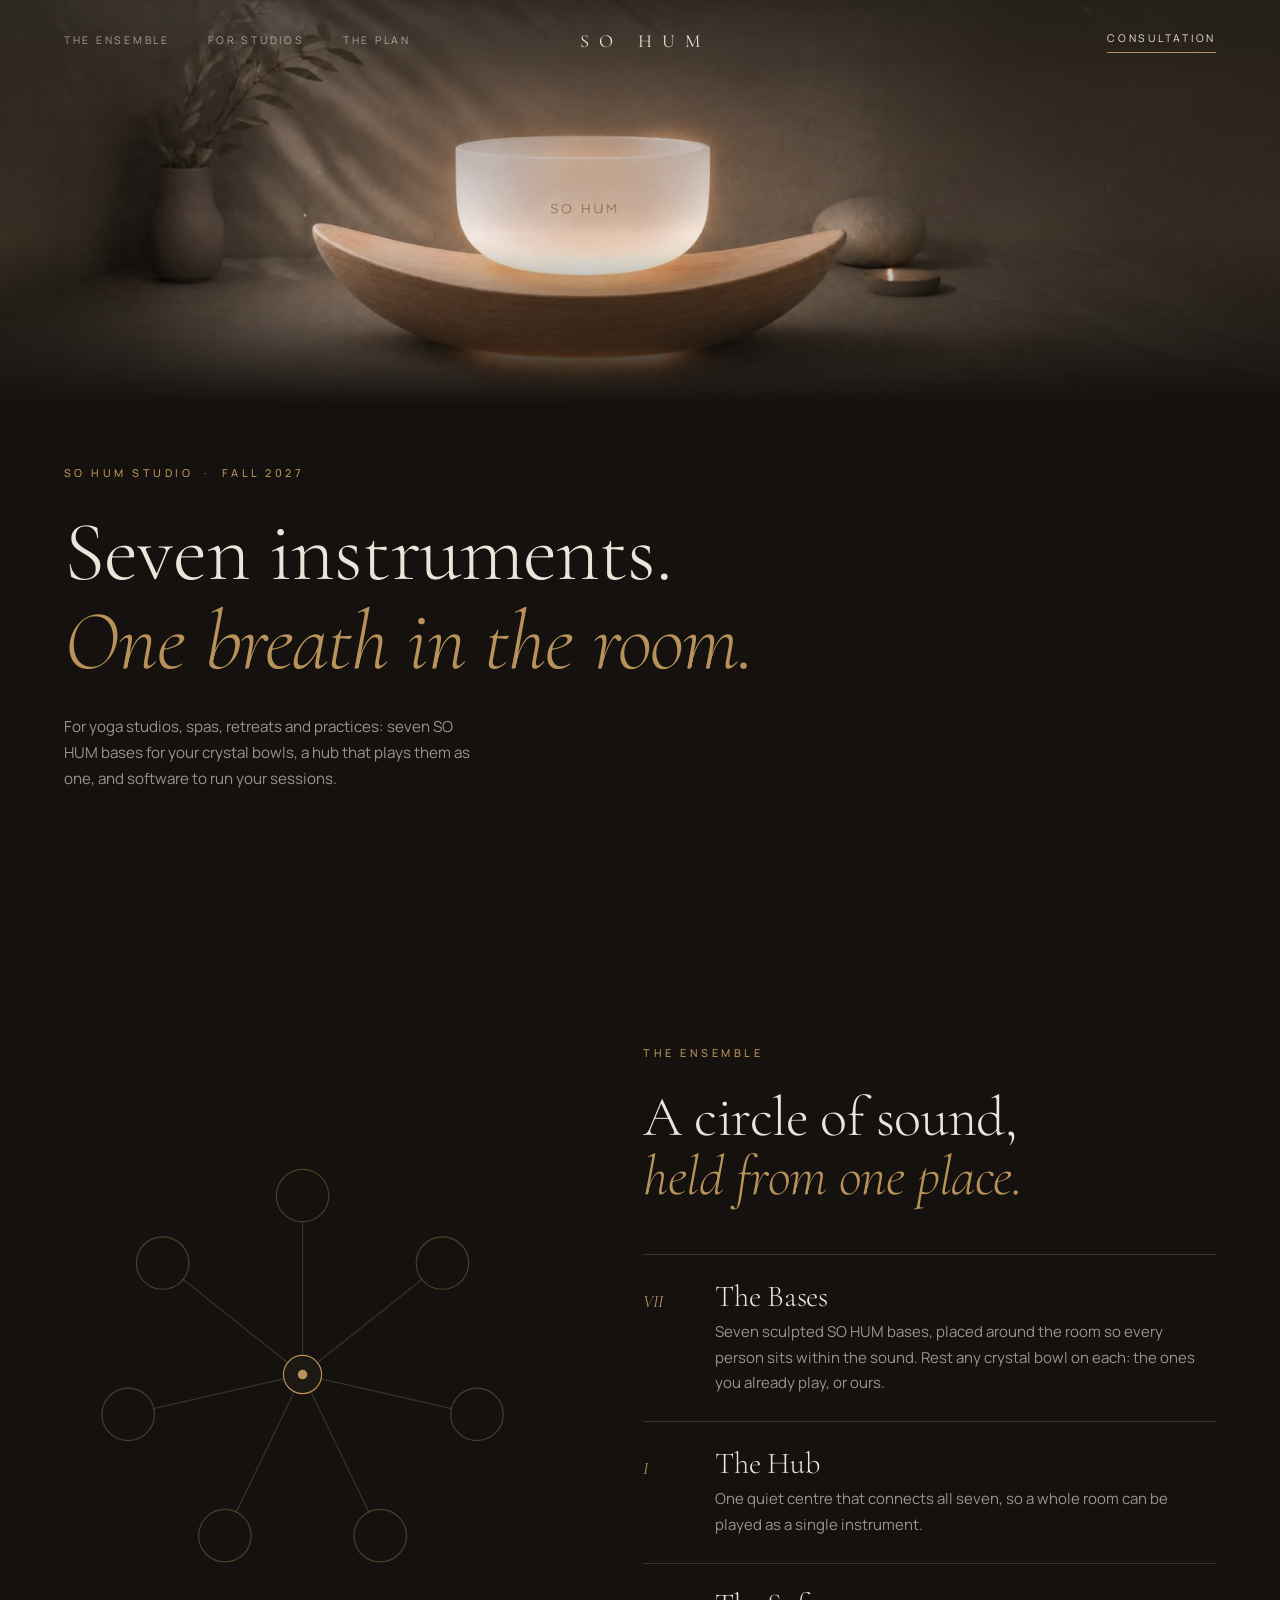
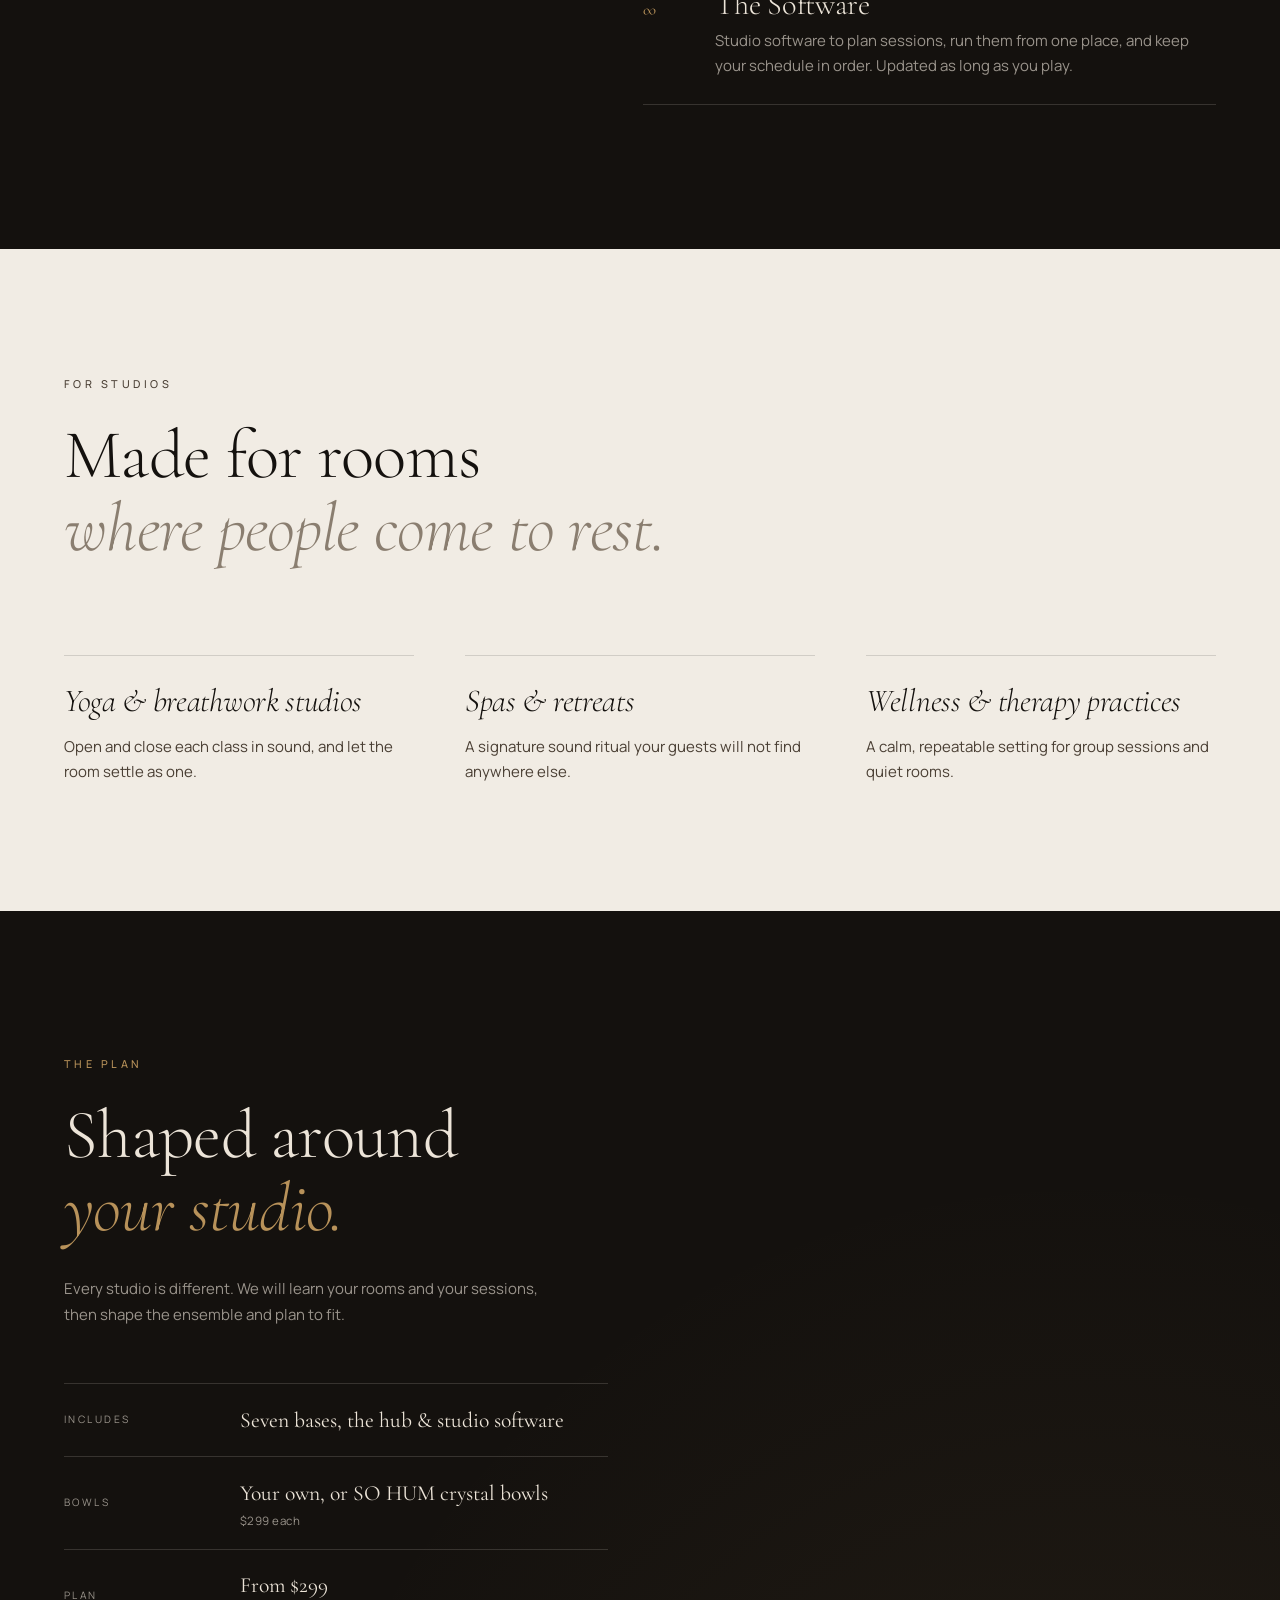
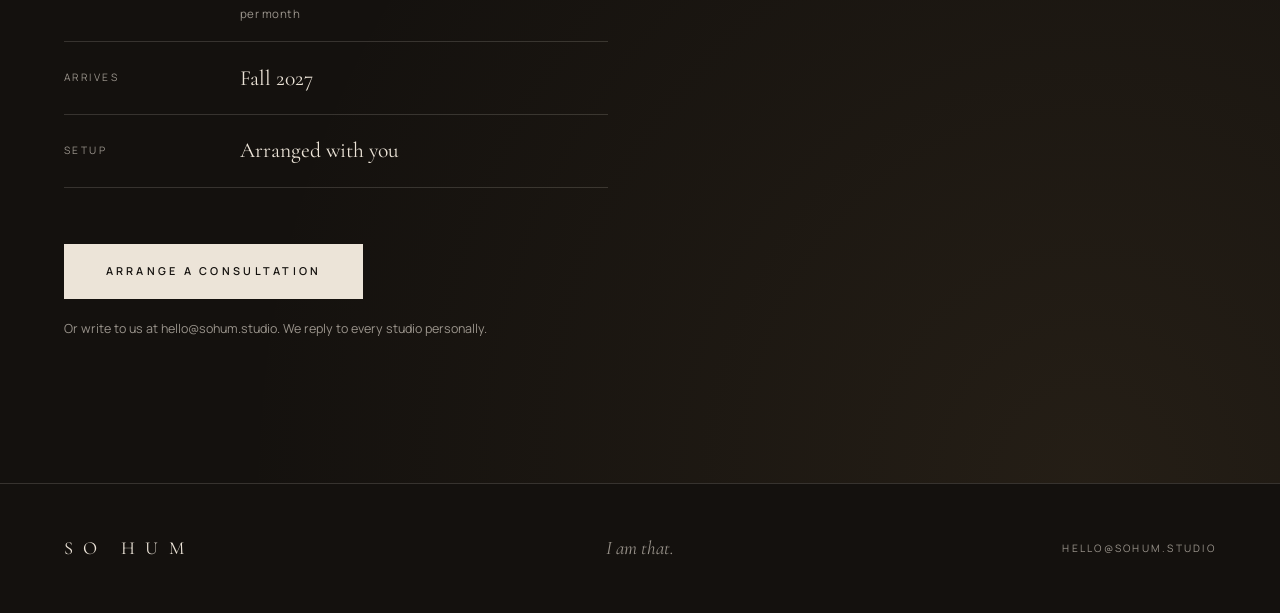
<file: studio.html>
<!DOCTYPE html>
<html lang="en">
  <head>
    <meta charset="UTF-8" />
    <meta name="viewport" content="width=device-width, initial-scale=1.0" />
    <title>SO HUM Studio</title>
    <meta
      name="description"
      content="Seven SO HUM bases for your crystal bowls, a hub that plays them as one, and software to run your sessions. For studios, spas, retreats and practices. Arriving Fall 2027."
    />
    <meta property="og:title" content="SO HUM Studio" />
    <meta
      property="og:description"
      content="Seven instruments. One breath in the room. For studios, spas, retreats and practices, arriving Fall 2027."
    />
    <meta property="og:image" content="https://sohum.studio/assets/concept/room.jpg" />
    <meta name="theme-color" content="#14110e" />
    <link rel="preconnect" href="https://fonts.googleapis.com" />
    <link rel="preconnect" href="https://fonts.gstatic.com" crossorigin />
    <link
      href="https://fonts.googleapis.com/css2?family=Cormorant+Garamond:ital,wght@0,300;0,400;0,500;1,300;1,400&family=Manrope:wght@400;500;600&display=swap"
      rel="stylesheet"
    />
    <link rel="stylesheet" href="/home.css" />
  </head>
  <body>
    <header class="nav" id="nav">
      <nav class="nav-links" aria-label="Primary">
        <a href="#ensemble">The Ensemble</a>
        <a href="#for">For Studios</a>
        <a href="#plan">The Plan</a>
      </nav>
      <a href="/" class="wordmark" aria-label="SO HUM home">SO&nbsp;HUM</a>
      <a class="nav-reserve" href="mailto:hello@sohum.studio?subject=SO%20HUM%20Studio%20consultation">Consultation</a>
    </header>

    <main id="top">
      <!-- Arrival -->
      <section class="hero studio-hero" aria-labelledby="studio-title">
        <div class="hero-media" aria-hidden="true"></div>
        <div class="hero-copy">
          <p class="kicker fade">SO HUM Studio &nbsp;·&nbsp; Fall 2027</p>
          <h1 id="studio-title" class="fade">Seven instruments.<br /><em>One breath in the room.</em></h1>
          <p class="hero-sub fade">
            For yoga studios, spas, retreats and practices: seven SO HUM bases for your crystal
            bowls, a hub that plays them as one, and software to run your sessions.
          </p>
        </div>
      </section>

      <!-- The ensemble -->
      <section class="ensemble" id="ensemble" aria-labelledby="ensemble-title">
        <figure class="ensemble-figure reveal" aria-hidden="true">
          <svg viewBox="0 0 400 400" role="presentation">
            <g class="ensemble-lines"></g>
            <g class="ensemble-rings"></g>
            <circle class="ensemble-hub" cx="200" cy="200" r="16" />
            <circle class="ensemble-hub-core" cx="200" cy="200" r="4" />
          </svg>
        </figure>
        <div class="ensemble-copy">
          <header class="reveal">
            <p class="kicker">The Ensemble</p>
            <h2 id="ensemble-title">A circle of sound,<br /><em>held from one place.</em></h2>
          </header>
          <ol class="ensemble-parts">
            <li class="reveal">
              <span class="numeral">VII</span>
              <h3>The Bases</h3>
              <p>
                Seven sculpted SO HUM bases, placed around the room so every person sits within
                the sound. Rest any crystal bowl on each: the ones you already play, or ours.
              </p>
            </li>
            <li class="reveal">
              <span class="numeral">I</span>
              <h3>The Hub</h3>
              <p>
                One quiet centre that connects all seven, so a whole room can be played as a
                single instrument.
              </p>
            </li>
            <li class="reveal">
              <span class="numeral">∞</span>
              <h3>The Software</h3>
              <p>
                Studio software to plan sessions, run them from one place, and keep your
                schedule in order. Updated as long as you play.
              </p>
            </li>
          </ol>
        </div>
      </section>

      <!-- Who it's for -->
      <section class="studio-for" id="for" aria-labelledby="for-title">
        <header class="section-head reveal">
          <p class="kicker">For Studios</p>
          <h2 id="for-title">Made for rooms<br /><em>where people come to rest.</em></h2>
        </header>
        <ul class="studio-for-list">
          <li class="reveal">
            <h3>Yoga &amp; breathwork studios</h3>
            <p>Open and close each class in sound, and let the room settle as one.</p>
          </li>
          <li class="reveal">
            <h3>Spas &amp; retreats</h3>
            <p>A signature sound ritual your guests will not find anywhere else.</p>
          </li>
          <li class="reveal">
            <h3>Wellness &amp; therapy practices</h3>
            <p>A calm, repeatable setting for group sessions and quiet rooms.</p>
          </li>
        </ul>
      </section>

      <!-- The plan -->
      <section class="studio-plan" id="plan" aria-labelledby="plan-title">
        <div class="studio-plan-inner">
          <header class="reveal">
            <p class="kicker">The Plan</p>
            <h2 id="plan-title">Shaped around<br /><em>your studio.</em></h2>
            <p class="edition-lede">
              Every studio is different. We will learn your rooms and your sessions, then shape
              the ensemble and plan to fit.
            </p>
          </header>

          <dl class="ledger reveal">
            <div><dt>Includes</dt><dd>Seven bases, the hub &amp; studio software</dd></div>
            <div><dt>Bowls</dt><dd>Your own, or SO HUM crystal bowls <small>$299 each</small></dd></div>
            <div><dt>Plan</dt><dd>From $299 <small>per month</small></dd></div>
            <div><dt>Arrives</dt><dd>Fall 2027</dd></div>
            <div><dt>Setup</dt><dd>Arranged with you</dd></div>
          </dl>

          <div class="edition-cta reveal">
            <a class="reserve" href="mailto:hello@sohum.studio?subject=SO%20HUM%20Studio%20consultation">Arrange a consultation</a>
            <p class="edition-note">Or write to us at hello@sohum.studio. We reply to every studio personally.</p>
          </div>
        </div>
      </section>
    </main>

    <footer class="foot">
      <a href="/" class="wordmark">SO&nbsp;HUM</a>
      <p class="foot-line"><em>I am that.</em></p>
      <nav aria-label="Footer">
        <a href="mailto:hello@sohum.studio?subject=SO%20HUM%20Studio%20consultation">hello@sohum.studio</a>
      </nav>
    </footer>

    <script src="/home.js"></script>
    <script>
      // Draws the seven bases in a circle around the hub.
      (() => {
        const ns = 'http://www.w3.org/2000/svg';
        const lines = document.querySelector('.ensemble-lines');
        const rings = document.querySelector('.ensemble-rings');
        for (let i = 0; i < 7; i += 1) {
          const angle = (i / 7) * Math.PI * 2 - Math.PI / 2;
          const x = 200 + Math.cos(angle) * 150;
          const y = 200 + Math.sin(angle) * 150;

          const line = document.createElementNS(ns, 'line');
          line.setAttribute('x1', '200');
          line.setAttribute('y1', '200');
          line.setAttribute('x2', x.toFixed(1));
          line.setAttribute('y2', y.toFixed(1));
          lines.appendChild(line);

          const ring = document.createElementNS(ns, 'circle');
          ring.setAttribute('cx', x.toFixed(1));
          ring.setAttribute('cy', y.toFixed(1));
          ring.setAttribute('r', '22');
          ring.style.animationDelay = `${i}s`;
          rings.appendChild(ring);
        }
      })();
    </script>
  </body>
</html>
</file>
<file: home.css>
:root {
  --ink: #14110e;
  --night: #1c1813;
  --bone: #f1ece4;
  --sand: #e4dbcf;
  --stone: #8a7e70;
  --umber: #4a3f34;
  --brass: #b8925a;
  --on-dark: #ece4d8;
  --on-dark-soft: rgba(236, 228, 216, 0.62);
  --hairline-dark: rgba(236, 228, 216, 0.16);
  --hairline: rgba(20, 17, 14, 0.14);
  --serif: "Cormorant Garamond", "Times New Roman", serif;
  --sans: "Manrope", system-ui, sans-serif;
  --gutter: clamp(1.25rem, 5vw, 4.5rem);
  --ease: cubic-bezier(0.22, 0.61, 0.21, 1);
}

*,
*::before,
*::after {
  box-sizing: border-box;
}

html {
  scroll-behavior: smooth;
}

body {
  margin: 0;
  background: var(--ink);
  color: var(--on-dark);
  font-family: var(--sans);
  font-size: 15px;
  line-height: 1.7;
  -webkit-font-smoothing: antialiased;
  overflow-x: hidden;
}

img,
video {
  display: block;
  max-width: 100%;
}

a {
  color: inherit;
}

h1,
h2,
h3 {
  font-family: var(--serif);
  font-weight: 300;
  line-height: 1.05;
  letter-spacing: -0.01em;
  margin: 0;
}

em {
  font-style: italic;
}

h1 em,
h2 em {
  color: var(--brass);
}

.kicker {
  margin: 0 0 1.6rem;
  font-size: 0.68rem;
  font-weight: 500;
  letter-spacing: 0.32em;
  text-transform: uppercase;
  color: var(--brass);
}

/* Navigation */

.nav {
  position: fixed;
  inset: 0 0 auto;
  z-index: 20;
  display: grid;
  grid-template-columns: 1fr auto 1fr;
  align-items: center;
  padding: 1.6rem var(--gutter);
  transition: background 0.6s var(--ease), padding 0.6s var(--ease), border-color 0.6s var(--ease);
  border-bottom: 1px solid transparent;
}

.nav.is-solid {
  background: rgba(20, 17, 14, 0.82);
  backdrop-filter: blur(14px);
  -webkit-backdrop-filter: blur(14px);
  padding-block: 1rem;
  border-color: var(--hairline-dark);
}

.nav-links {
  display: flex;
  gap: 2.4rem;
}

.nav a {
  text-decoration: none;
}

.nav-links a,
.nav-reserve {
  font-size: 0.66rem;
  letter-spacing: 0.26em;
  text-transform: uppercase;
  color: var(--on-dark-soft);
  transition: color 0.4s var(--ease);
}

.nav-links a:hover,
.nav-reserve:hover {
  color: var(--on-dark);
}

.wordmark {
  font-family: var(--serif);
  font-size: 1.15rem;
  letter-spacing: 0.55em;
  margin-right: -0.55em;
  text-decoration: none;
  color: var(--on-dark);
}

.nav-reserve {
  justify-self: end;
  color: var(--on-dark);
  padding-bottom: 0.25rem;
  border-bottom: 1px solid var(--brass);
}

/* I. Hero */

.hero {
  position: relative;
  min-height: 100svh;
  display: flex;
  align-items: flex-end;
  padding: 0 var(--gutter) clamp(5rem, 12vh, 9rem);
  overflow: hidden;
  isolation: isolate;
}

.hero-media {
  position: absolute;
  inset: 0;
  z-index: -1;
  background: url("/assets/concept/hero.jpg") 50% 12% / max(100%, 175vh) auto no-repeat;
  animation: drift 24s var(--ease) both;
}

.hero-media::after {
  content: "";
  position: absolute;
  inset: 0;
  background:
    linear-gradient(180deg, rgba(20, 17, 14, 0.55) 0%, rgba(20, 17, 14, 0) 28%),
    linear-gradient(0deg, var(--ink) 0%, rgba(20, 17, 14, 0.2) 45%, rgba(20, 17, 14, 0) 70%);
}

@keyframes drift {
  from {
    transform: scale(1.12);
    opacity: 0;
  }
  12% {
    opacity: 1;
  }
  to {
    transform: scale(1);
    opacity: 1;
  }
}

.hero-copy {
  max-width: 64rem;
}

.hero h1 {
  font-size: clamp(3rem, 6.6vw, 6.4rem);
  margin-bottom: 1.8rem;
}

.hero-sub {
  max-width: 26rem;
  margin: 0;
  font-size: 0.95rem;
  color: var(--on-dark-soft);
}

.fade {
  opacity: 0;
  transform: translateY(14px);
  animation: rise 1.6s var(--ease) forwards;
}

.fade:nth-child(1) { animation-delay: 0.9s; }
.fade:nth-child(2) { animation-delay: 1.2s; }
.fade:nth-child(3) { animation-delay: 1.6s; }

@keyframes rise {
  to {
    opacity: 1;
    transform: none;
  }
}

.scroll-cue {
  position: absolute;
  right: var(--gutter);
  bottom: clamp(5rem, 12vh, 9rem);
  display: flex;
  flex-direction: column;
  align-items: center;
  gap: 0.9rem;
  text-decoration: none;
  font-size: 0.62rem;
  letter-spacing: 0.3em;
  text-transform: uppercase;
  color: var(--on-dark-soft);
}

.scroll-cue i {
  display: block;
  width: 1px;
  height: 3.5rem;
  background: linear-gradient(var(--on-dark-soft), transparent);
  animation: cue 2.8s var(--ease) infinite;
  transform-origin: top;
}

@keyframes cue {
  0% { transform: scaleY(0); }
  50% { transform: scaleY(1); }
  100% { transform: scaleY(1); opacity: 0; }
}

/* II. Meaning */

.meaning {
  display: grid;
  grid-template-columns: minmax(0, 1fr) minmax(0, 1fr);
  align-items: center;
  gap: clamp(3rem, 8vw, 8rem);
  padding: clamp(7rem, 18vh, 12rem) var(--gutter);
  max-width: 1320px;
  margin: 0 auto;
}

.breath {
  position: relative;
  aspect-ratio: 1;
  width: min(100%, 26rem);
  justify-self: center;
  display: grid;
  place-items: center;
}

.breath-ring {
  position: absolute;
  inset: 12%;
  border-radius: 50%;
  border: 1px solid rgba(184, 146, 90, 0.45);
  background: radial-gradient(circle, rgba(184, 146, 90, 0.14) 0%, rgba(184, 146, 90, 0) 68%);
  animation: breathe 10s ease-in-out infinite;
}

.breath-ring--2 {
  inset: 0;
  border-color: rgba(184, 146, 90, 0.16);
  background: none;
  animation-delay: -0.4s;
}

/* 4s inhale, 6s exhale */
@keyframes breathe {
  0% { transform: scale(0.62); }
  40% { transform: scale(1); }
  100% { transform: scale(0.62); }
}

.breath-word {
  position: absolute;
  font-family: var(--serif);
  font-style: italic;
  font-weight: 300;
  font-size: clamp(2.6rem, 5vw, 3.6rem);
  color: var(--on-dark);
  opacity: 0;
}

.breath-word--in { animation: word-in 10s ease-in-out infinite; }
.breath-word--out { animation: word-out 10s ease-in-out infinite; }

@keyframes word-in {
  0%, 36% { opacity: 1; }
  44%, 96% { opacity: 0; }
  100% { opacity: 1; }
}

@keyframes word-out {
  0%, 38% { opacity: 0; }
  48%, 88% { opacity: 1; }
  96%, 100% { opacity: 0; }
}

.meaning h2 {
  font-size: clamp(2.4rem, 4.4vw, 3.8rem);
  margin-bottom: 2.2rem;
}

.meaning-copy p:not(.kicker) {
  max-width: 28rem;
  color: var(--on-dark-soft);
  margin: 0 0 1.1rem;
}

.meaning-copy p:last-child {
  color: var(--on-dark);
  font-family: var(--serif);
  font-size: 1.35rem;
  font-style: italic;
}

/* III. Film */

.film {
  position: relative;
  padding: 0 var(--gutter);
}

.film-frame {
  position: relative;
  overflow: hidden;
  aspect-ratio: 16 / 9;
  max-width: 1120px;
  margin: 0 auto;
  background: var(--night);
}

/* Scaled toward the upper-left so the source clip's corner watermark falls outside the frame. */
.film video {
  width: 100%;
  height: 100%;
  object-fit: cover;
  transform: scale(1.1);
  transform-origin: 30% 30%;
}

.listen {
  position: absolute;
  left: max(calc(var(--gutter) + 1.6rem), calc(50% - 560px + 1.6rem));
  bottom: 1.6rem;
  display: inline-flex;
  align-items: center;
  gap: 0.8rem;
  padding: 0.75rem 1.2rem;
  border: 1px solid rgba(236, 228, 216, 0.4);
  border-radius: 999px;
  background: rgba(20, 17, 14, 0.35);
  backdrop-filter: blur(8px);
  -webkit-backdrop-filter: blur(8px);
  color: var(--on-dark);
  font: 500 0.64rem/1 var(--sans);
  letter-spacing: 0.28em;
  text-transform: uppercase;
  cursor: pointer;
  transition: background 0.4s var(--ease), border-color 0.4s var(--ease);
}

.listen:hover {
  background: rgba(20, 17, 14, 0.6);
  border-color: var(--on-dark);
}

.listen-bars {
  display: inline-flex;
  align-items: center;
  gap: 2px;
  height: 12px;
}

.listen-bars i {
  width: 2px;
  height: 3px;
  background: currentColor;
  transition: height 0.3s;
}

.listen[aria-pressed="true"] .listen-bars i {
  animation: eq 1.4s ease-in-out infinite;
}

.listen-bars i:nth-child(2) { animation-delay: -0.3s !important; }
.listen-bars i:nth-child(3) { animation-delay: -0.7s !important; }
.listen-bars i:nth-child(4) { animation-delay: -1s !important; }

@keyframes eq {
  0%, 100% { height: 3px; }
  50% { height: 12px; }
}

/* Light chapters */

.instrument,
.ritual,
.letter,
.makers {
  background: var(--bone);
  color: var(--ink);
}

.instrument .kicker,
.ritual .kicker,
.makers .kicker {
  color: var(--umber);
}

.instrument h2 em,
.ritual h2 em {
  color: var(--stone);
}

.instrument {
  margin-top: clamp(6rem, 14vh, 10rem);
  padding: clamp(7rem, 16vh, 11rem) var(--gutter) 0;
}

.section-head {
  max-width: 1320px;
  margin: 0 auto clamp(4rem, 10vh, 7rem);
}

.section-head h2 {
  font-size: clamp(2.6rem, 5.4vw, 4.8rem);
}

.chapter {
  max-width: 1320px;
  margin: 0 auto clamp(5rem, 14vh, 9rem);
  display: grid;
  grid-template-columns: 7fr 5fr;
  align-items: center;
  gap: clamp(2.5rem, 6vw, 6rem);
}

.chapter--flip {
  grid-template-columns: 5fr 7fr;
}

.chapter--flip .chapter-media {
  order: 2;
}

.chapter-media {
  margin: 0;
  overflow: hidden;
  aspect-ratio: 4 / 3;
  background: var(--sand);
}

.chapter-media img {
  width: 100%;
  height: 100%;
  object-fit: cover;
  transform: scale(1.06);
  transition: transform 2.4s var(--ease);
}

.chapter.in-view .chapter-media img {
  transform: scale(1);
}

.numeral {
  display: block;
  font-family: var(--serif);
  font-style: italic;
  font-size: 1.1rem;
  color: var(--stone);
  margin-bottom: 1rem;
}

.chapter h3 {
  font-size: clamp(2.2rem, 3.6vw, 3.2rem);
  margin-bottom: 1.4rem;
}

.chapter-copy p {
  max-width: 26rem;
  margin: 0 0 1rem;
  color: var(--umber);
}

.chapter-copy .aside {
  font-family: var(--serif);
  font-size: 1.4rem;
  font-style: italic;
  color: inherit;
}

.specs {
  margin: 2.2rem 0 0;
  max-width: 26rem;
  border-top: 1px solid var(--hairline);
}

.specs div {
  display: flex;
  justify-content: space-between;
  gap: 1rem;
  padding: 0.85rem 0;
  border-bottom: 1px solid var(--hairline);
  font-size: 0.82rem;
}

.specs dt {
  color: var(--stone);
  letter-spacing: 0.14em;
  text-transform: uppercase;
  font-size: 0.64rem;
  align-self: center;
}

.specs dd {
  margin: 0;
}

.chapter--dark {
  max-width: none;
  margin-inline: calc(var(--gutter) * -1);
  margin-bottom: 0;
  padding: clamp(5rem, 12vh, 8rem) var(--gutter);
  background: var(--ink);
  color: var(--on-dark);
}

.chapter--dark .chapter-media {
  background: var(--night);
}

.chapter--dark .chapter-copy p {
  color: var(--on-dark-soft);
}

.chapter--dark .chapter-copy .aside {
  color: var(--on-dark);
}

/* V. Ritual */

.ritual {
  padding: 0 0 clamp(6rem, 14vh, 10rem);
}

.ritual-media {
  margin: 0 0 clamp(4rem, 10vh, 7rem);
  width: 100%;
  aspect-ratio: 21 / 8;
  min-height: 18rem;
  overflow: hidden;
}

.ritual-media img {
  width: 100%;
  height: 100%;
  object-fit: cover;
  object-position: 40% 50%;
}

.ritual .section-head {
  max-width: calc(1320px + var(--gutter) * 2);
  padding: 0 var(--gutter);
}

.hours {
  list-style: none;
  margin: 0 auto;
  padding: 0 var(--gutter);
  max-width: calc(1320px + var(--gutter) * 2);
  display: grid;
  grid-template-columns: repeat(3, minmax(0, 1fr));
  gap: clamp(2rem, 4vw, 4rem);
}

.hours li {
  border-top: 1px solid var(--hairline);
  padding-top: 1.8rem;
}

.hours li:nth-child(2) { transition-delay: 0.15s; }
.hours li:nth-child(3) { transition-delay: 0.3s; }

.hour {
  font-size: 0.64rem;
  letter-spacing: 0.3em;
  text-transform: uppercase;
  color: var(--stone);
}

.hours h3 {
  font-size: 2.2rem;
  font-style: italic;
  margin: 0.8rem 0 1rem;
}

.hours p {
  margin: 0;
  color: var(--umber);
  max-width: 22rem;
}

/* VI. Letter */

.letter {
  padding: clamp(5rem, 12vh, 8rem) var(--gutter) clamp(7rem, 16vh, 11rem);
}

.letter blockquote {
  margin: 0 auto;
  max-width: 54rem;
  text-align: center;
}

.letter p {
  margin: 0 0 2.4rem;
  font-family: var(--serif);
  font-weight: 300;
  font-size: clamp(1.8rem, 3.4vw, 2.9rem);
  line-height: 1.25;
}

.letter footer {
  font-size: 0.68rem;
  letter-spacing: 0.28em;
  text-transform: uppercase;
}

.letter footer span {
  display: block;
  margin-top: 0.4rem;
  color: var(--stone);
}

/* VII. Edition */

.edition {
  position: relative;
  isolation: isolate;
  overflow: hidden;
  padding: clamp(8rem, 20vh, 13rem) var(--gutter);
}

.edition-media {
  position: absolute;
  inset: 0;
  z-index: -1;
  background:
    linear-gradient(90deg, var(--ink) 0%, rgba(20, 17, 14, 0.9) 38%, rgba(20, 17, 14, 0.05) 75%),
    url("/assets/concept/room.jpg") 60% 50% / cover no-repeat;
}

.edition-inner {
  max-width: 1320px;
  margin: 0 auto;
}

.edition h2 {
  font-size: clamp(2.6rem, 5.4vw, 4.8rem);
  margin-bottom: 2rem;
}

.edition-lede {
  max-width: 30rem;
  color: var(--on-dark-soft);
  margin: 0 0 3.5rem;
}

.ledger {
  margin: 0 0 3.5rem;
  max-width: 34rem;
  border-top: 1px solid var(--hairline-dark);
}

.ledger div {
  display: grid;
  grid-template-columns: 10rem 1fr;
  gap: 1rem;
  padding: 1.1rem 0;
  border-bottom: 1px solid var(--hairline-dark);
}

.ledger dt {
  font-size: 0.64rem;
  letter-spacing: 0.24em;
  text-transform: uppercase;
  color: var(--on-dark-soft);
  align-self: center;
}

.ledger dd {
  margin: 0;
  font-family: var(--serif);
  font-size: 1.35rem;
}

.ledger small {
  display: block;
  font-family: var(--sans);
  font-size: 0.72rem;
  color: var(--on-dark-soft);
  letter-spacing: 0.04em;
}

.reserve {
  display: inline-block;
  padding: 1.15rem 2.6rem;
  background: var(--on-dark);
  color: var(--ink);
  text-decoration: none;
  font-size: 0.68rem;
  font-weight: 600;
  letter-spacing: 0.3em;
  text-transform: uppercase;
  transition: background 0.5s var(--ease), color 0.5s var(--ease);
}

.reserve:hover {
  background: var(--brass);
  color: var(--ink);
}

.edition-note {
  margin: 1.2rem 0 0;
  font-size: 0.78rem;
  color: var(--on-dark-soft);
}

/* VIII. Makers */

.makers {
  padding: clamp(6rem, 14vh, 9rem) var(--gutter);
  text-align: center;
}

.makers h2 {
  max-width: 44rem;
  margin: 0 auto 2.4rem;
  font-size: clamp(1.7rem, 3vw, 2.5rem);
  line-height: 1.25;
}

.text-link {
  font-size: 0.68rem;
  letter-spacing: 0.28em;
  text-transform: uppercase;
  text-decoration: none;
  padding-bottom: 0.3rem;
  border-bottom: 1px solid currentColor;
}

/* Footer */

.foot {
  display: grid;
  grid-template-columns: 1fr auto 1fr;
  align-items: center;
  gap: 1.5rem;
  padding: 3rem var(--gutter);
  border-top: 1px solid var(--hairline-dark);
}

.foot-line {
  margin: 0;
  font-family: var(--serif);
  font-size: 1.2rem;
  color: var(--on-dark-soft);
}

.foot nav {
  justify-self: end;
  display: flex;
  gap: 2rem;
}

.foot nav a {
  font-size: 0.64rem;
  letter-spacing: 0.22em;
  text-transform: uppercase;
  text-decoration: none;
  color: var(--on-dark-soft);
}

.foot nav a:hover {
  color: var(--on-dark);
}

/* Scroll reveal */

.reveal {
  opacity: 0;
  transform: translateY(28px);
  transition: opacity 1.4s var(--ease), transform 1.4s var(--ease);
}

.reveal.in-view {
  opacity: 1;
  transform: none;
}

/* Small screens */

@media (max-width: 860px) {
  .nav {
    grid-template-columns: 1fr auto;
  }

  .nav-links {
    display: none;
  }

  .wordmark {
    justify-self: start;
  }

  .hero-media {
    background-position: 55% 14%;
    background-size: auto 46svh;
  }

  .hero-media::after {
    background:
      linear-gradient(180deg, rgba(20, 17, 14, 0.5) 0%, rgba(20, 17, 14, 0) 18%),
      linear-gradient(180deg, rgba(20, 17, 14, 0) 34%, var(--ink) 54%);
  }

  .scroll-cue {
    display: none;
  }

  .meaning,
  .chapter,
  .chapter--flip {
    grid-template-columns: 1fr;
  }

  .breath {
    width: min(78%, 20rem);
  }

  .chapter--flip .chapter-media {
    order: 0;
  }

  .film-frame {
    aspect-ratio: 4 / 5;
  }

  .listen {
    left: calc(var(--gutter) + 1rem);
    bottom: 1rem;
  }

  .hours {
    grid-template-columns: 1fr;
  }

  .ledger div {
    grid-template-columns: 1fr;
    gap: 0.2rem;
  }

  .edition-media {
    background:
      linear-gradient(0deg, var(--ink) 30%, rgba(20, 17, 14, 0.75) 100%),
      url("/assets/concept/room.jpg") 50% 0 / auto 60% no-repeat;
  }

  .foot {
    grid-template-columns: 1fr;
    text-align: center;
  }

  .foot .wordmark,
  .foot nav {
    justify-self: center;
  }

  .foot nav {
    flex-wrap: wrap;
    justify-content: center;
    gap: 1.2rem 1.6rem;
  }
}

@media (prefers-reduced-motion: reduce) {
  *,
  *::before,
  *::after {
    animation: none !important;
    transition: none !important;
  }

  .fade,
  .reveal {
    opacity: 1;
    transform: none;
  }

  .breath-word--in {
    opacity: 1;
  }
}

/* Makers page */

.hero--page {
  min-height: 78svh;
  padding-top: 9rem;
  background: radial-gradient(ellipse at 70% 0%, rgba(184, 146, 90, 0.12) 0%, rgba(20, 17, 14, 0) 60%);
}

.hero--page .hero-sub {
  max-width: 34rem;
}

.roster {
  background: var(--bone);
  color: var(--ink);
  padding: clamp(5rem, 12vh, 8rem) var(--gutter);
}

.roster ul {
  list-style: none;
  margin: 0 auto;
  padding: 0;
  max-width: 1320px;
  border-top: 1px solid var(--hairline);
}

.roster li {
  display: grid;
  grid-template-columns: 5fr 3fr 4fr;
  align-items: baseline;
  gap: clamp(1rem, 3vw, 3rem);
  padding: clamp(1.8rem, 4vh, 2.6rem) 0;
  border-bottom: 1px solid var(--hairline);
}

.roster h2 {
  font-size: clamp(2rem, 3.6vw, 3.2rem);
}

.roster-role {
  margin: 0;
  font-size: 0.66rem;
  letter-spacing: 0.26em;
  text-transform: uppercase;
  color: var(--umber);
}

.roster-note {
  margin: 0;
  color: var(--umber);
  max-width: 26rem;
}

.invite {
  display: grid;
  grid-template-columns: 7fr 5fr;
  align-items: center;
  gap: clamp(2.5rem, 6vw, 6rem);
  max-width: calc(1320px + var(--gutter) * 2);
  margin: 0 auto;
  padding: clamp(6rem, 14vh, 10rem) var(--gutter);
}

.invite-media {
  margin: 0;
  overflow: hidden;
  aspect-ratio: 4 / 3;
  background: var(--night);
}

.invite-media img {
  width: 100%;
  height: 100%;
  object-fit: cover;
}

.invite h2 {
  font-size: clamp(2.4rem, 4.4vw, 3.8rem);
  margin-bottom: 1.6rem;
}

.invite-copy p:not(.kicker) {
  color: var(--on-dark-soft);
  margin: 0 0 2.4rem;
}

@media (max-width: 860px) {
  .hero--page {
    min-height: 70svh;
  }

  .roster li,
  .invite {
    grid-template-columns: 1fr;
  }

  .roster li {
    gap: 0.6rem;
  }
}

/* Founding member page */

button.reserve,
button.text-link {
  border: 0;
  background: none;
  font-family: var(--sans);
  cursor: pointer;
  color: inherit;
}

button.reserve {
  background: var(--on-dark);
  color: var(--ink);
}

button.text-link {
  border-bottom: 1px solid currentColor;
  padding: 0 0 0.3rem;
}

.reserve:focus-visible,
.text-link:focus-visible {
  outline: 1px solid var(--brass);
  outline-offset: 4px;
}

.visually-hidden {
  position: absolute;
  width: 1px;
  height: 1px;
  overflow: hidden;
  clip: rect(0 0 0 0);
  white-space: nowrap;
}

.member {
  justify-content: space-between;
  gap: 2rem;
}

.member h1 span,
.member h1 em {
  display: block;
}

.member h1 em {
  font-size: 0.5em;
  line-height: 1.2;
  margin-top: 0.6rem;
}

.member-actions {
  display: flex;
  flex-wrap: wrap;
  align-items: center;
  gap: 1.6rem 2.4rem;
  margin-top: 2.6rem;
}

.member-number {
  margin: 0;
  font-family: var(--serif);
  font-weight: 300;
  font-size: clamp(5rem, 14vw, 13rem);
  line-height: 0.8;
  color: rgba(236, 228, 216, 0.14);
  font-variant-numeric: lining-nums tabular-nums;
}

.member-number span:first-child {
  font-size: 0.22em;
  font-style: italic;
  color: var(--brass);
  margin-right: 0.15em;
}

.certificate-wrap {
  background: var(--bone);
  color: var(--ink);
  padding: clamp(6rem, 14vh, 9rem) var(--gutter);
  display: grid;
  justify-items: center;
  gap: 2.4rem;
}

.certificate {
  width: min(100%, 44rem);
  padding: clamp(2.4rem, 6vw, 4.5rem) clamp(1.6rem, 6vw, 4.5rem);
  text-align: center;
  background: #f8f5f0;
  outline: 1px solid var(--hairline);
  outline-offset: -12px;
  border: 1px solid var(--hairline);
  box-shadow: 0 30px 60px -40px rgba(20, 17, 14, 0.35);
}

.certificate p {
  margin: 0;
}

.certificate-mark {
  display: block;
  justify-self: auto;
  margin-right: 0;
  padding-left: 0.55em;
  color: var(--ink);
  font-size: 1rem;
  margin-bottom: 2.6rem !important;
}

.certificate-lead {
  font-family: var(--serif);
  font-style: italic;
  font-size: 1.2rem;
  color: var(--stone);
}

.certificate-name {
  font-family: var(--serif);
  font-weight: 300;
  font-size: clamp(2.4rem, 6vw, 3.8rem);
  line-height: 1.1;
  margin: 1rem 0 1.4rem !important;
  text-wrap: balance;
}

.certificate-body {
  max-width: 28rem;
  margin: 0 auto !important;
  color: var(--umber);
}

.certificate-foot {
  display: flex;
  justify-content: space-between;
  gap: 1.5rem;
  margin-top: 3rem;
  padding-top: 1.4rem;
  border-top: 1px solid var(--hairline);
  text-align: left;
}

.certificate-foot p {
  display: grid;
  gap: 0.2rem;
}

.certificate-foot span:first-child {
  font-size: 0.6rem;
  letter-spacing: 0.26em;
  text-transform: uppercase;
  color: var(--stone);
}

.certificate-foot em {
  font-family: var(--serif);
  font-size: 1.2rem;
}

.certificate-actions {
  display: flex;
  flex-wrap: wrap;
  justify-content: center;
  gap: 1.2rem 2.4rem;
}

.certificate-actions .text-link {
  color: var(--ink);
}

.founder-note {
  padding: clamp(6rem, 14vh, 9rem) var(--gutter);
  max-width: calc(46rem + var(--gutter) * 2);
  margin: 0 auto;
}

.founder-note blockquote {
  margin: 0;
}

.founder-note blockquote p {
  margin: 0 0 1.4rem;
  font-family: var(--serif);
  font-weight: 300;
  font-size: clamp(1.5rem, 2.6vw, 2.1rem);
  line-height: 1.35;
}

.founder-note blockquote p:nth-child(2) {
  color: var(--on-dark-soft);
}

.founder-note footer {
  margin-top: 2.2rem;
  font-family: var(--serif);
  font-style: italic;
  font-size: 1.6rem;
}

.founder-note footer span {
  display: block;
  font-family: var(--sans);
  font-style: normal;
  font-size: 0.64rem;
  letter-spacing: 0.26em;
  text-transform: uppercase;
  color: var(--on-dark-soft);
}

.helped {
  background: var(--bone);
  color: var(--ink);
  padding: clamp(6rem, 14vh, 9rem) var(--gutter);
}

/* Follows the certificate on the same background, so one gap is enough. */
.certificate-wrap + .helped {
  padding-top: 0;
}

.helped .kicker {
  color: var(--umber);
}

.helped h2 em {
  color: var(--stone);
}

.helped-grid {
  list-style: none;
  margin: 0 auto;
  padding: 0;
  max-width: 1320px;
  display: grid;
  grid-template-columns: repeat(3, minmax(0, 1fr));
  gap: clamp(1.6rem, 3vw, 3rem);
}

.helped-grid img {
  width: 100%;
  aspect-ratio: 4 / 3;
  object-fit: cover;
  margin-bottom: 1.4rem;
}

.helped-grid h3 {
  font-size: 1.9rem;
  margin-bottom: 0.6rem;
}

.helped-grid p {
  margin: 0;
  color: var(--umber);
}

.member-status {
  padding: clamp(6rem, 14vh, 9rem) var(--gutter);
}

.member-status-inner {
  max-width: 1320px;
  margin: 0 auto;
  display: grid;
  grid-template-columns: 1fr 1fr;
  gap: clamp(2.5rem, 6vw, 6rem);
}

.member-status h2 {
  font-size: clamp(2.4rem, 4.4vw, 3.8rem);
}

.member-status .ledger {
  margin-bottom: 1.8rem;
}

.member-status .ledger dd {
  font-variant-numeric: lining-nums;
}

.member-status-note {
  margin: 0;
  font-size: 0.85rem;
  color: var(--on-dark-soft);
}

.wall {
  background: var(--bone);
  color: var(--ink);
  padding: clamp(6rem, 14vh, 9rem) var(--gutter);
  text-align: center;
}

.wall .kicker {
  color: var(--umber);
}

.wall h2 {
  font-size: clamp(2.2rem, 4vw, 3.4rem);
  margin-bottom: 1.6rem;
}

.wall h2 em {
  color: var(--stone);
}

.wall-lede {
  max-width: 32rem;
  margin: 0 auto 3rem;
  color: var(--umber);
}

.wall-meter {
  max-width: 34rem;
  margin: 0 auto 3.4rem;
}

.wall-progress-text {
  margin: 0 0 0.9rem;
  font-family: var(--serif);
  font-size: 1.35rem;
  font-variant-numeric: lining-nums tabular-nums;
}

.wall-progress {
  height: 1px;
  background: var(--hairline);
}

.wall-progress-fill {
  display: block;
  height: 3px;
  margin-top: -1px;
  min-width: 3px;
  background: var(--brass);
}

.wall-share {
  display: flex;
  flex-wrap: wrap;
  justify-content: center;
  align-items: baseline;
  gap: 1rem 2rem;
}

.wall-share span {
  font-size: 0.66rem;
  letter-spacing: 0.26em;
  text-transform: uppercase;
  color: var(--stone);
}

.wall-share .text-link {
  color: var(--ink);
}

.copy-toast {
  position: fixed;
  left: 50%;
  bottom: 2rem;
  z-index: 30;
  padding: 0.9rem 1.4rem;
  background: var(--on-dark);
  color: var(--ink);
  font-size: 0.8rem;
  transform: translate(-50%, 1rem);
  opacity: 0;
  pointer-events: none;
  transition: opacity 0.4s var(--ease), transform 0.4s var(--ease);
}

.copy-toast.show {
  opacity: 1;
  transform: translate(-50%, 0);
}

@media (max-width: 860px) {
  .member {
    flex-direction: column-reverse;
    align-items: flex-start;
    justify-content: flex-end;
  }

  .helped-grid,
  .member-status-inner {
    grid-template-columns: 1fr;
  }

  .certificate-foot {
    flex-direction: column;
    text-align: center;
  }
}

[hidden] {
  display: none !important;
}

main,
.foot {
  transition: opacity 0.8s var(--ease);
}

.is-loading main,
.is-loading .foot {
  opacity: 0;
}

.member-missing {
  min-height: 100svh;
  display: flex;
  flex-direction: column;
  justify-content: center;
  align-items: flex-start;
  padding: 8rem var(--gutter);
  max-width: calc(44rem + var(--gutter) * 2);
}

.member-missing h1 {
  font-size: clamp(2.8rem, 6vw, 5rem);
  margin-bottom: 2rem;
}

.member-missing p:not(.kicker) {
  margin: 0 0 1rem;
  color: var(--on-dark-soft);
}

.member-missing .text-link {
  margin-top: 1.6rem;
}

/* Studio page */

.studio-hero .hero-media {
  background-image: url("/assets/concept/room.jpg");
  background-size: max(100%, 190vh) auto;
  background-position: 50% 0;
  /* The photograph is a wide strip (about 4:1); fade it out well before its lower edge. */
  -webkit-mask-image: linear-gradient(#000 0, #000 calc(max(25vw, 47.5vh) * 0.55), transparent calc(max(25vw, 47.5vh) * 0.95));
  mask-image: linear-gradient(#000 0, #000 calc(max(25vw, 47.5vh) * 0.55), transparent calc(max(25vw, 47.5vh) * 0.95));
}

.ensemble {
  display: grid;
  grid-template-columns: 5fr 6fr;
  align-items: center;
  gap: clamp(3rem, 8vw, 8rem);
  max-width: calc(1320px + var(--gutter) * 2);
  margin: 0 auto;
  padding: clamp(7rem, 16vh, 11rem) var(--gutter);
}

.ensemble-figure {
  margin: 0;
  width: min(100%, 30rem);
  justify-self: center;
}

.ensemble-figure svg {
  display: block;
  width: 100%;
  height: auto;
  overflow: visible;
}

.ensemble-lines line {
  stroke: var(--hairline-dark);
  stroke-width: 1;
}

.ensemble-rings circle {
  fill: var(--ink);
  stroke: rgba(184, 146, 90, 0.35);
  stroke-width: 1;
  animation: ensemble-pulse 7s ease-in-out infinite;
}

.ensemble-hub {
  fill: var(--night);
  stroke: var(--brass);
  stroke-width: 1;
}

.ensemble-hub-core {
  fill: var(--brass);
}

/* One instrument after another takes the tone, once around the circle every seven seconds. */
@keyframes ensemble-pulse {
  0%, 22%, 100% {
    stroke: rgba(184, 146, 90, 0.35);
    fill: var(--ink);
  }
  8% {
    stroke: var(--brass);
    fill: rgba(184, 146, 90, 0.22);
  }
}

.ensemble h2 {
  font-size: clamp(2.4rem, 4.4vw, 3.8rem);
  margin-bottom: 3rem;
}

.ensemble-parts {
  list-style: none;
  margin: 0;
  padding: 0;
  border-top: 1px solid var(--hairline-dark);
}

.ensemble-parts li {
  display: grid;
  grid-template-columns: 3.5rem 1fr;
  column-gap: 1rem;
  padding: 1.6rem 0;
  border-bottom: 1px solid var(--hairline-dark);
}

.ensemble-parts .numeral {
  grid-row: span 2;
  color: var(--brass);
  margin: 0.35rem 0 0;
}

.ensemble-parts h3 {
  font-size: 1.9rem;
  margin-bottom: 0.4rem;
}

.ensemble-parts p {
  margin: 0;
  max-width: 30rem;
  color: var(--on-dark-soft);
}

.studio-for {
  background: var(--bone);
  color: var(--ink);
  padding: clamp(6rem, 14vh, 9rem) var(--gutter);
}

.studio-for .kicker {
  color: var(--umber);
}

.studio-for h2 em {
  color: var(--stone);
}

.studio-for-list {
  list-style: none;
  margin: 0 auto;
  padding: 0;
  max-width: 1320px;
  display: grid;
  grid-template-columns: repeat(3, minmax(0, 1fr));
  gap: clamp(2rem, 4vw, 4rem);
}

.studio-for-list li {
  border-top: 1px solid var(--hairline);
  padding-top: 1.8rem;
}

.studio-for-list h3 {
  font-size: 2rem;
  font-style: italic;
  margin-bottom: 1rem;
}

.studio-for-list p {
  margin: 0;
  color: var(--umber);
  max-width: 22rem;
}

.studio-plan {
  padding: clamp(7rem, 16vh, 11rem) var(--gutter);
  background: radial-gradient(ellipse at 85% 100%, rgba(184, 146, 90, 0.1) 0%, rgba(20, 17, 14, 0) 55%);
}

.studio-plan-inner {
  max-width: 1320px;
  margin: 0 auto;
}

.studio-plan h2 {
  font-size: clamp(2.6rem, 5.4vw, 4.8rem);
  margin-bottom: 2rem;
}

@media (max-width: 860px) {
  .studio-hero .hero-media {
    background-size: auto 46svh;
    background-position: 50% 14%;
    -webkit-mask-image: none;
    mask-image: none;
  }

  .ensemble,
  .studio-for-list {
    grid-template-columns: 1fr;
  }

  .ensemble-figure {
    width: min(80%, 22rem);
  }
}

/* Reserve chooser */

.chooser {
  width: min(100% - 2rem, 36rem);
  max-height: calc(100svh - 2rem);
  padding: 0;
  border: 1px solid var(--hairline-dark);
  background: var(--night);
  color: var(--on-dark);
  overflow: auto;
}

.chooser::backdrop {
  background: rgba(20, 17, 14, 0.72);
  backdrop-filter: blur(6px);
  -webkit-backdrop-filter: blur(6px);
}

.chooser[open] {
  animation: chooser-in 0.6s var(--ease);
}

@keyframes chooser-in {
  from {
    opacity: 0;
    transform: translateY(12px);
  }
}

.chooser-inner {
  position: relative;
  padding: clamp(2rem, 6vw, 3.2rem);
}

.chooser-close {
  position: absolute;
  top: 1rem;
  right: 1.2rem;
  border: 0;
  background: none;
  color: var(--on-dark-soft);
  font: 300 2rem/1 var(--serif);
  cursor: pointer;
}

.chooser-close:hover,
.chooser-close:focus-visible {
  color: var(--on-dark);
}

.chooser h2 {
  font-size: clamp(2.2rem, 6vw, 3rem);
  margin-bottom: 2rem;
}

.chooser-options {
  margin: 0 0 1.6rem;
  padding: 0;
  border: 0;
  display: grid;
  gap: 0.8rem;
}

.chooser-option {
  display: grid;
  grid-template-columns: auto 1fr auto;
  align-items: start;
  gap: 1rem;
  padding: 1.3rem 1.2rem;
  border: 1px solid var(--hairline-dark);
  cursor: pointer;
  transition: border-color 0.3s var(--ease), background 0.3s var(--ease);
}

.chooser-option:hover {
  border-color: rgba(236, 228, 216, 0.35);
}

.chooser-option:has(input:checked) {
  border-color: var(--brass);
  background: rgba(184, 146, 90, 0.08);
}

.chooser-option:has(input:disabled) {
  cursor: default;
  opacity: 0.55;
}

.chooser-option:has(input:focus-visible) {
  outline: 1px solid var(--brass);
  outline-offset: 3px;
}

.chooser-option input {
  appearance: none;
  width: 1rem;
  height: 1rem;
  margin: 0.45rem 0 0;
  border: 1px solid var(--on-dark-soft);
  border-radius: 50%;
}

.chooser-option input:checked {
  border-color: var(--brass);
  background: radial-gradient(circle, var(--brass) 0 45%, transparent 50%);
}

.chooser-option-body {
  display: grid;
  gap: 0.35rem;
  min-width: 0;
}

.chooser-option-name {
  font-family: var(--serif);
  font-size: 1.5rem;
  line-height: 1.2;
}

.chooser-option-note {
  font-size: 0.85rem;
  color: var(--on-dark-soft);
}

.chooser-option-soon {
  font-size: 0.62rem;
  letter-spacing: 0.24em;
  text-transform: uppercase;
  color: var(--brass);
}

.chooser-option-price {
  font-family: var(--serif);
  font-size: 1.5rem;
  line-height: 1.2;
  font-variant-numeric: lining-nums;
}

.chooser-note {
  margin: 0 0 1.8rem;
  font-size: 0.8rem;
  color: var(--on-dark-soft);
}

.chooser-continue {
  width: 100%;
  text-align: center;
}

.chooser-continue:disabled {
  opacity: 0.5;
  cursor: default;
}
</file>
